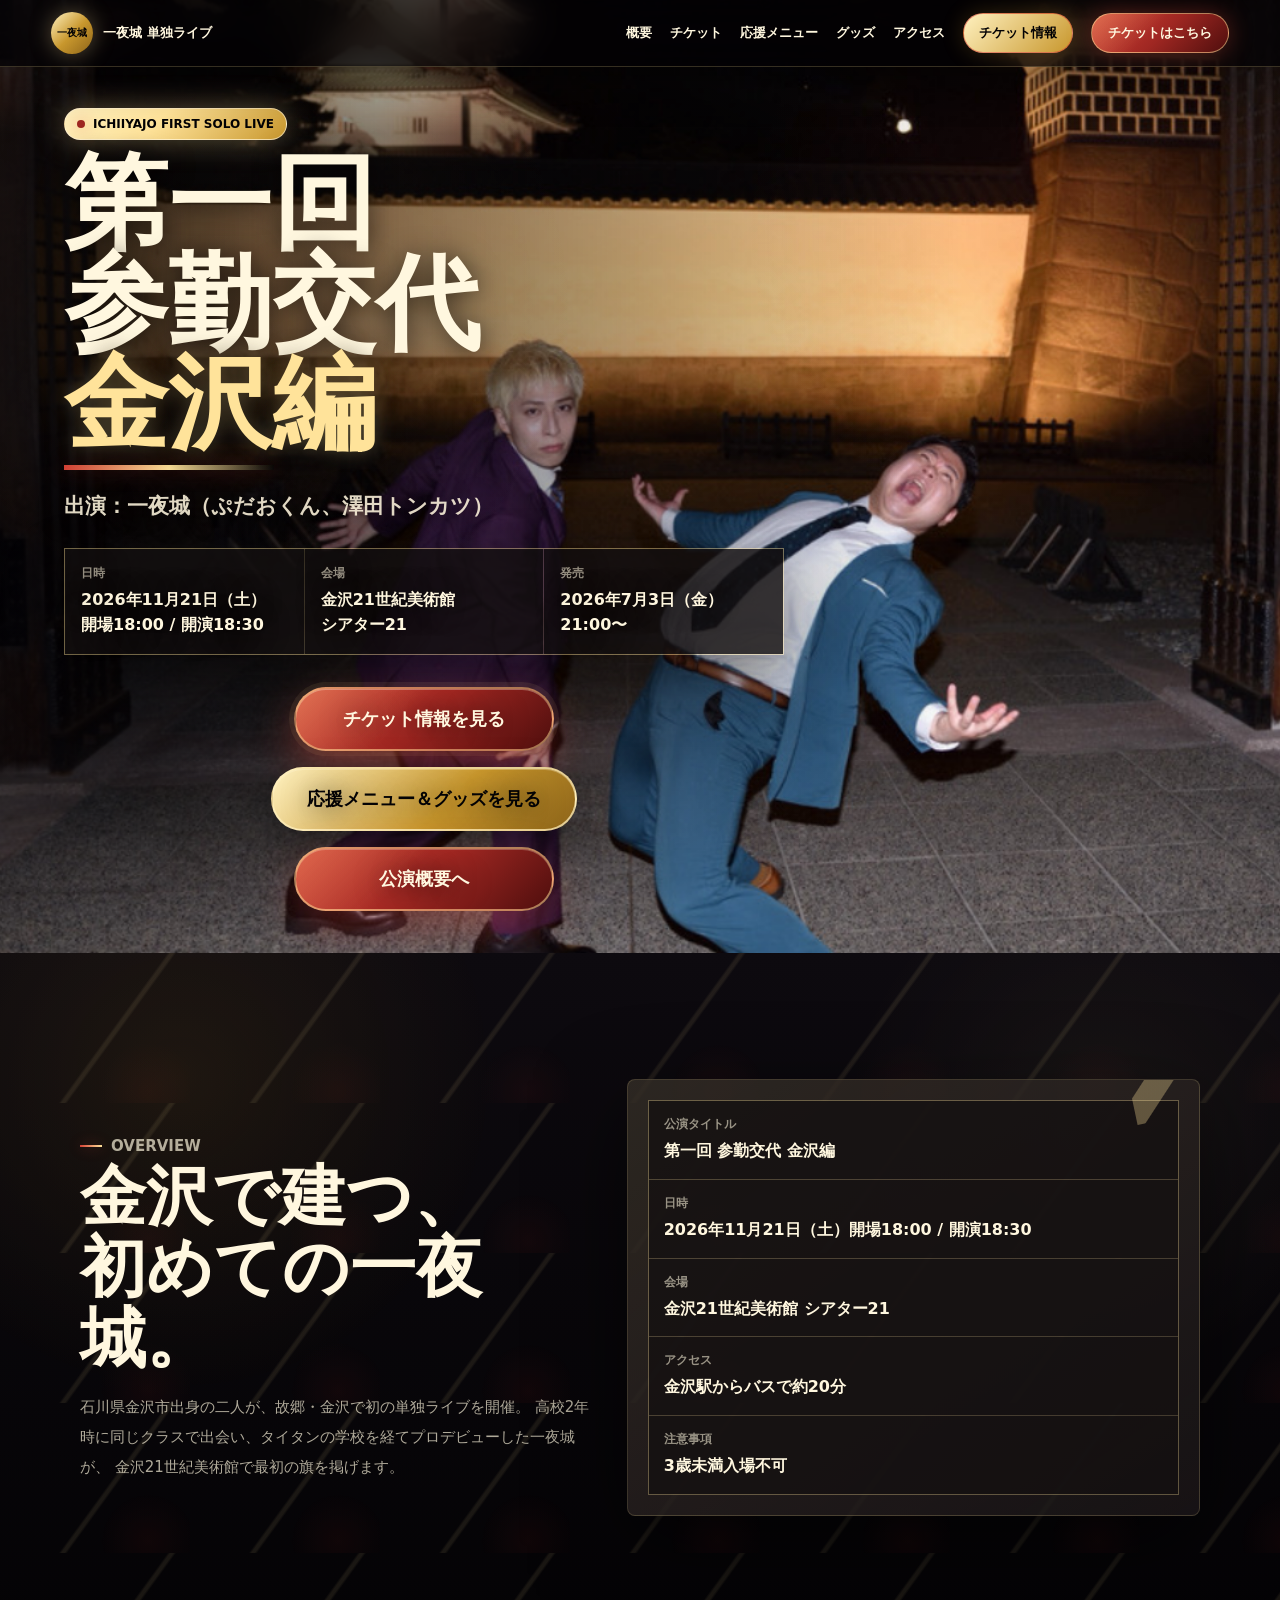
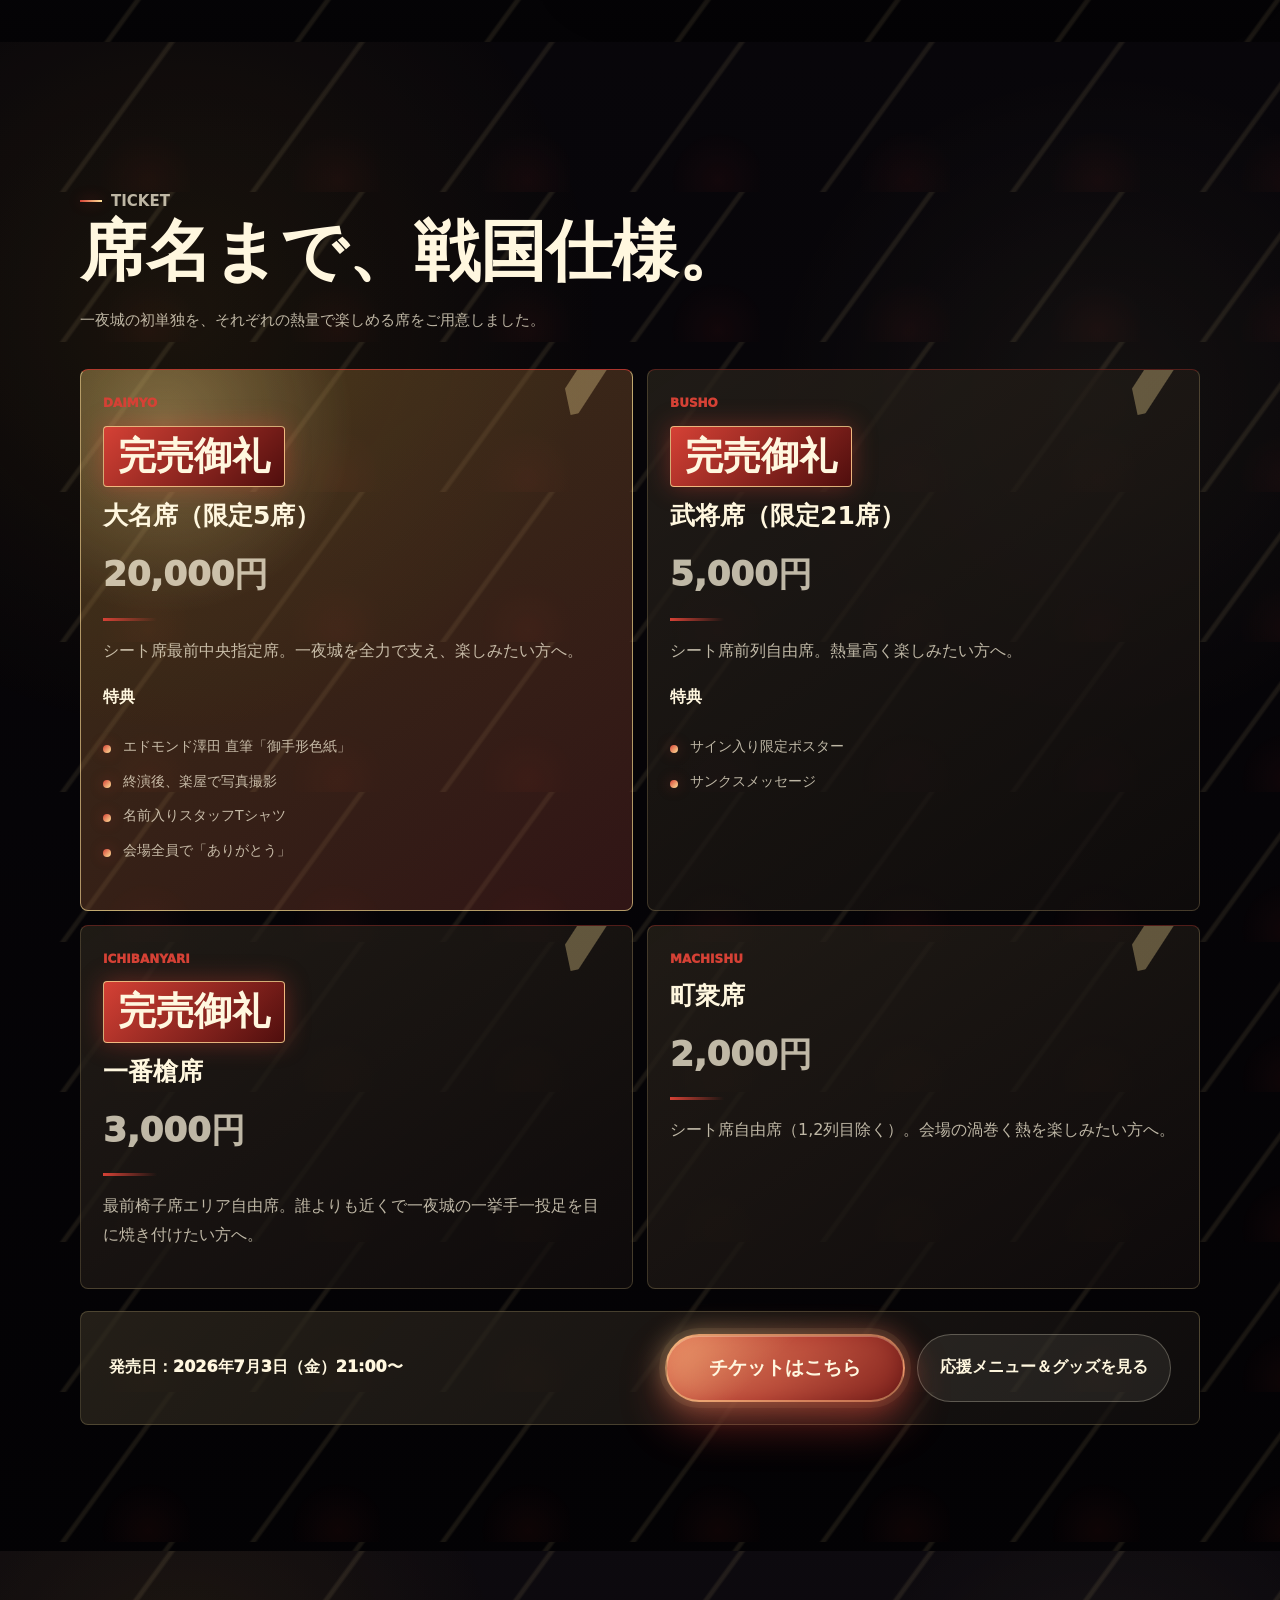
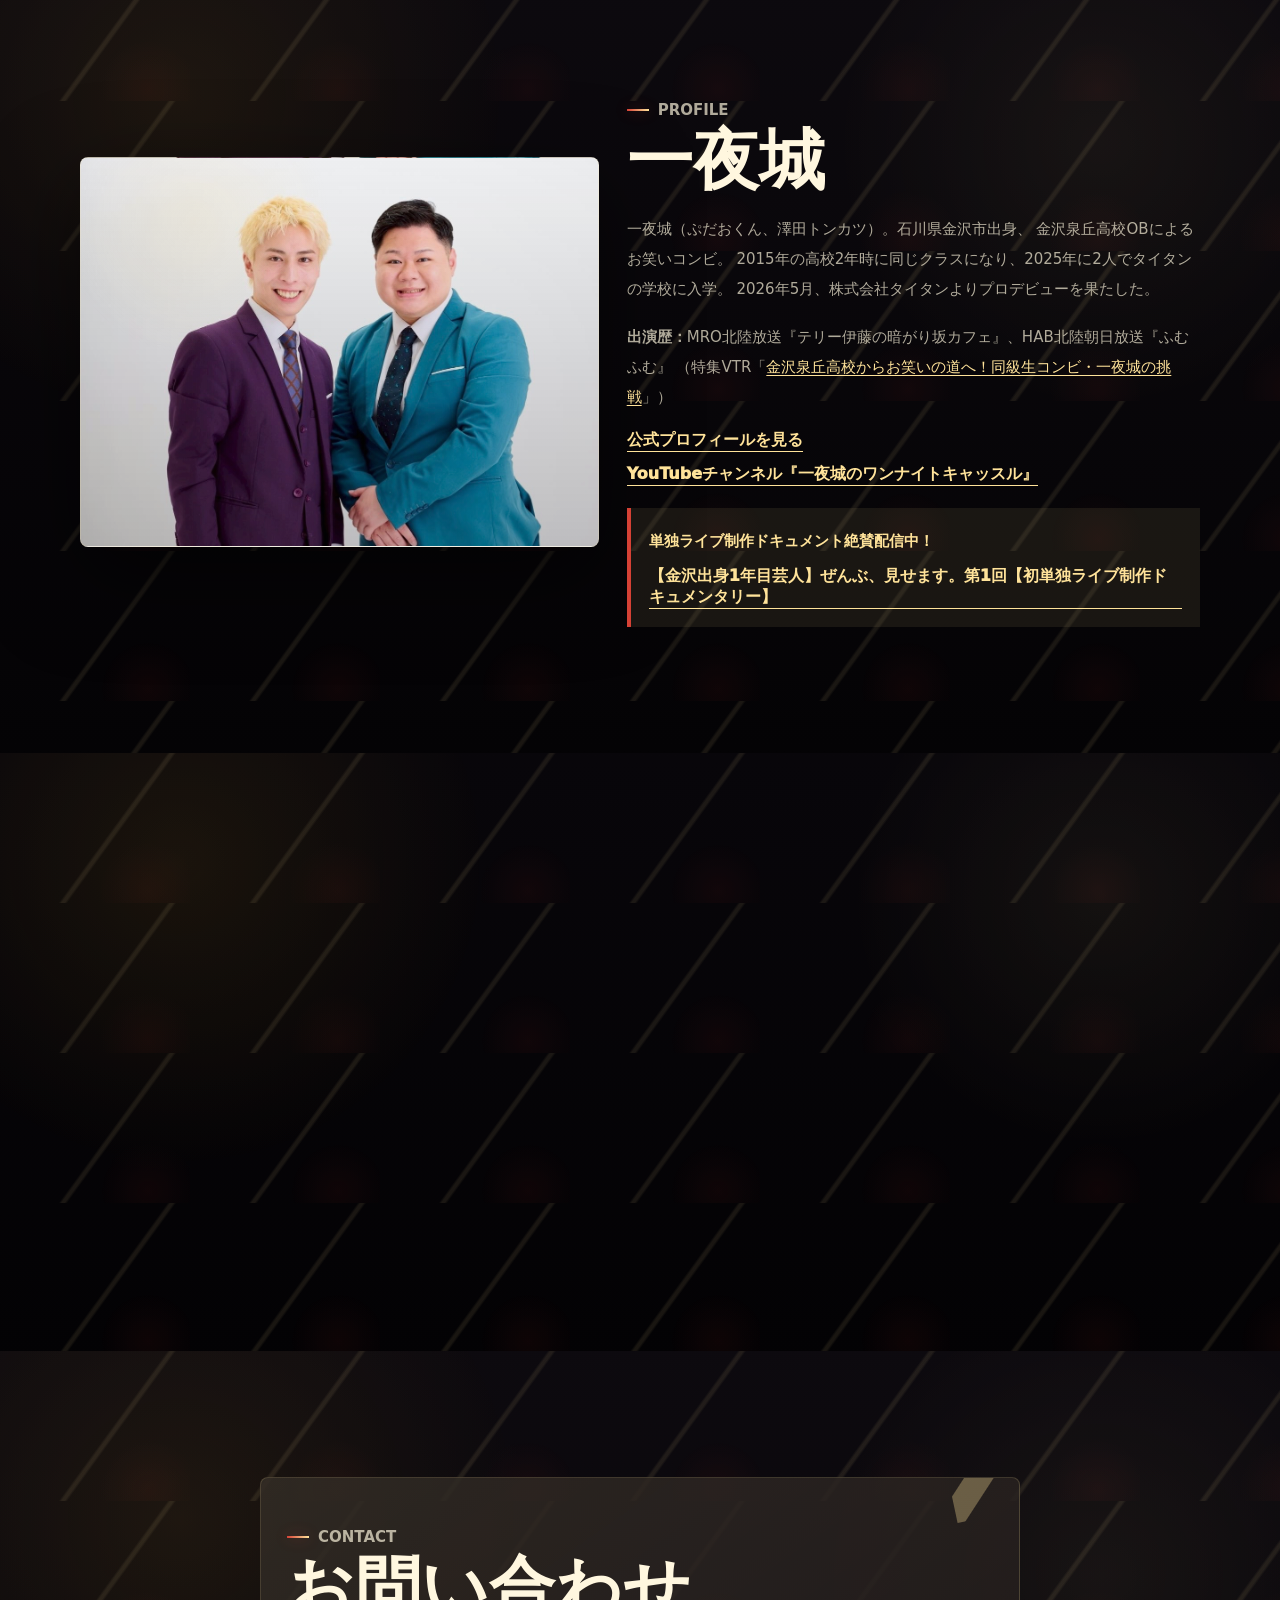
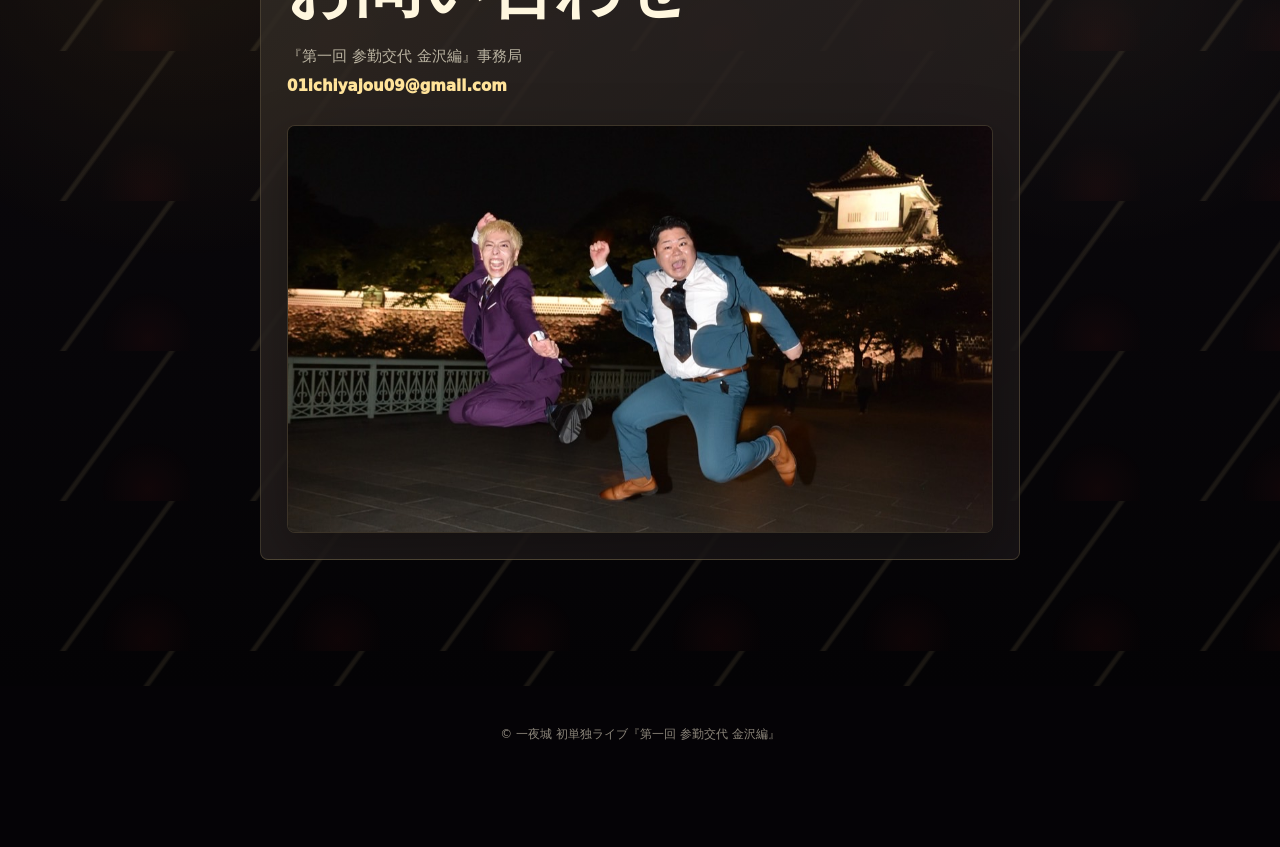
<file: index.html>
<!doctype html>
<html lang="ja">
  <head>
    <meta charset="utf-8" />
    <meta name="viewport" content="width=device-width, initial-scale=1" />
    <meta
      name="description"
      content="一夜城初の単独ライブ『第一回 参勤交代 金沢編』。2026年11月21日(土)、金沢21世紀美術館 シアター21にて開催。"
    />
    <title>一夜城 初単独ライブ『第一回 参勤交代 金沢編』</title>
    <link rel="preload" href="./hero-firstview-desktop.png" as="image" media="(min-width: 760px)" />
    <link rel="preload" href="./hero-firstview-smartphone.png" as="image" media="(max-width: 759px)" />
    <link rel="stylesheet" href="./style.css?v=mobile-reference-20261025" />
  </head>
  <body>
    <div class="gold-particles" aria-hidden="true"></div>

    <header class="site-header">
      <a class="brand" href="#top" aria-label="ページトップへ">
        <span class="brand-mark">一夜城</span>
        <span>一夜城 単独ライブ</span>
      </a>
      <nav class="nav" aria-label="ページ内ナビゲーション">
        <a href="#overview">概要</a>
        <a href="#ticket">チケット</a>
        <a href="./support-goods.html">応援メニュー</a>
        <a href="./support-goods.html">グッズ</a>
        <a href="#access">アクセス</a>
        <a class="nav-cta" href="#ticket">チケット情報</a>
        <a
          class="nav-ticket-buy"
          href="https://tiget.net/events/502515"
          target="_blank"
          rel="noreferrer"
        >
          チケットはこちら
        </a>
      </nav>
    </header>

    <main id="top">
      <section class="hero" aria-label="ファーストビュー">
        <!-- YouTubeティザー公開後は、下記の .video-layer 内に iframe を追加して背景動画化できます。 -->
        <div class="video-layer" aria-hidden="true"></div>
        <div class="hero-image" aria-hidden="true"></div>
        <div class="hero-shade" aria-hidden="true"></div>

        <div class="hero-content">
          <div class="hero-heading">
          <p class="eyebrow reveal reveal-delay-1">ICHIIYAJO FIRST SOLO LIVE</p>
          <h1 class="hero-title reveal reveal-delay-2">
            第一回<br />
            参勤交代<br />
            <span>金沢編</span>
          </h1>
          <p class="hero-performer reveal reveal-delay-3">出演：一夜城（ぷだおくん、澤田トンカツ）</p>
          </div>
          <dl class="hero-info reveal reveal-delay-3">
            <div>
              <dt>日時</dt>
              <dd>2026年11月21日（土）<br />開場18:00 / 開演18:30</dd>
            </div>
            <div>
              <dt>会場</dt>
              <dd>金沢21世紀美術館<br />シアター21</dd>
            </div>
            <div>
              <dt>発売</dt>
              <dd>2026年7月3日（金）21:00〜</dd>
            </div>
          </dl>
          <div class="hero-actions reveal reveal-delay-3">
            <a class="button button-primary hero-ticket-cta" href="#ticket">チケット情報を見る</a>
            <a class="button button-ghost hero-support-cta" href="./support-goods.html">応援メニュー＆グッズを見る</a>
            <a class="button button-ghost hero-overview-cta" href="#overview">公演概要へ</a>
          </div>
        </div>
      </section>

      <section id="overview" class="section section-light">
        <div class="section-inner two-column">
          <div class="section-copy reveal">
            <p class="section-kicker">Overview</p>
            <h2>金沢で建つ、<br />初めての一夜城。</h2>
            <p>
              石川県金沢市出身の二人が、故郷・金沢で初の単独ライブを開催。
              高校2年時に同じクラスで出会い、タイタンの学校を経てプロデビューした一夜城が、
              金沢21世紀美術館で最初の旗を掲げます。
            </p>
          </div>

          <div class="info-panel reveal">
            <dl class="detail-list">
              <div>
                <dt>公演タイトル</dt>
                <dd>第一回 参勤交代 金沢編</dd>
              </div>
              <div>
                <dt>日時</dt>
                <dd>2026年11月21日（土）開場18:00 / 開演18:30</dd>
              </div>
              <div>
                <dt>会場</dt>
                <dd>金沢21世紀美術館 シアター21</dd>
              </div>
              <div>
                <dt>アクセス</dt>
                <dd>金沢駅からバスで約20分</dd>
              </div>
              <div>
                <dt>注意事項</dt>
                <dd>3歳未満入場不可</dd>
              </div>
            </dl>
          </div>
        </div>
      </section>

      <section id="ticket" class="section section-dark">
        <div class="section-inner">
          <div class="section-heading reveal">
            <p class="section-kicker">Ticket</p>
            <h2>席名まで、戦国仕様。</h2>
            <p>
              一夜城の初単独を、それぞれの熱量で楽しめる席をご用意しました。
            </p>
          </div>

          <div class="ticket-grid">
            <article class="ticket-card ticket-card-premium reveal">
              <span class="ticket-label">DAIMYO</span>
              <p class="attention-badge">完売御礼</p>
              <h3>大名席（限定5席）</h3>
              <p class="ticket-price">20,000円</p>
              <p>シート席最前中央指定席。一夜城を全力で支え、楽しみたい方へ。</p>
              <p class="benefit-heading">特典</p>
              <ul class="benefit-list ticket-benefits">
                <li>エドモンド澤田 直筆「御手形色紙」</li>
                <li>終演後、楽屋で写真撮影</li>
                <li>名前入りスタッフTシャツ</li>
                <li>会場全員で「ありがとう」</li>
              </ul>
            </article>
            <article class="ticket-card reveal">
              <span class="ticket-label">BUSHO</span>
              <p class="attention-badge">完売御礼</p>
              <h3>武将席（限定21席）</h3>
              <p class="ticket-price">5,000円</p>
              <p>シート席前列自由席。熱量高く楽しみたい方へ。</p>
              <p class="benefit-heading">特典</p>
              <ul class="benefit-list ticket-benefits">
                <li>サイン入り限定ポスター</li>
                <li>サンクスメッセージ</li>
              </ul>
            </article>
            <article class="ticket-card reveal">
              <span class="ticket-label">ICHIBANYARI</span>
              <p class="attention-badge">完売御礼</p>
              <h3>一番槍席</h3>
              <p class="ticket-price">3,000円</p>
              <p>最前椅子席エリア自由席。誰よりも近くで一夜城の一挙手一投足を目に焼き付けたい方へ。</p>
            </article>
            <article class="ticket-card reveal">
              <span class="ticket-label">MACHISHU</span>
              <h3>町衆席</h3>
              <p class="ticket-price">2,000円</p>
              <p>シート席自由席（1,2列目除く）。会場の渦巻く熱を楽しみたい方へ。</p>
            </article>
          </div>

          <div class="ticket-cta reveal">
            <div>
              <p class="ticket-release">発売日：2026年7月3日（金）21:00〜</p>
            </div>
            <div class="ticket-cta-actions">
              <a
                class="button button-primary ticket-main-cta"
                href="https://tiget.net/events/502515"
                target="_blank"
                rel="noreferrer"
              >
                チケットはこちら
              </a>
              <a class="button button-ghost" href="./support-goods.html">応援メニュー＆グッズを見る</a>
            </div>
          </div>
        </div>
      </section>

      <section id="profile" class="section section-light">
        <div class="section-inner two-column">
          <div class="profile-photo reveal" aria-hidden="true"></div>
          <div class="section-copy reveal">
            <p class="section-kicker">Profile</p>
            <h2>一夜城</h2>
            <p>
              一夜城（ぷだおくん、澤田トンカツ）。石川県金沢市出身、
              金沢泉丘高校OBによるお笑いコンビ。
              2015年の高校2年時に同じクラスになり、2025年に2人でタイタンの学校に入学。
              2026年5月、株式会社タイタンよりプロデビューを果たした。
            </p>
            <p>
              <strong>出演歴：</strong>MRO北陸放送『テリー伊藤の暗がり坂カフェ』、HAB北陸朝日放送『ふむふむ』
              （特集VTR「<a class="inline-link" href="https://www.youtube.com/watch?si=LB3E0R4LbOU9cECM&amp;v=xF3KtLayqwk&amp;feature=youtu.be" target="_blank" rel="noreferrer">金沢泉丘高校からお笑いの道へ！同級生コンビ・一夜城の挑戦</a>」）
            </p>
            <a
              class="text-link"
              href="https://www.titan-net.co.jp/talent/ichiyajyo"
              target="_blank"
              rel="noreferrer"
            >
              公式プロフィールを見る
            </a>
            <a
              class="text-link"
              href="https://youtube.com/channel/UCaIAJxpdWHEiDrXgpeqGgpg?si=DgTY1SBEqbg_uQwG"
              target="_blank"
              rel="noreferrer"
            >
              YouTubeチャンネル『一夜城のワンナイトキャッスル』
            </a>
            <div class="documentary-callout">
              <p><strong>単独ライブ制作ドキュメント絶賛配信中！</strong></p>
              <a
                class="text-link"
                href="https://www.youtube.com/watch?si=2X4ParsTqcJIILtW&amp;v=kBLUoIZDd-Q&amp;feature=youtu.be"
                target="_blank"
                rel="noreferrer"
              >
                【金沢出身1年目芸人】ぜんぶ、見せます。第1回【初単独ライブ制作ドキュメンタリー】
              </a>
            </div>
          </div>
        </div>
      </section>

      <section id="access" class="section section-dark access-section">
        <div class="section-inner two-column">
          <div class="section-copy reveal">
            <p class="section-kicker">Access</p>
            <h2><span class="access-title-line">金沢21世紀美術館</span><br />シアター21</h2>
            <p>
              住所：石川県金沢市広坂1-2-1<br />
              金沢駅からバスで約20分
            </p>
            <a
              class="button button-gold access-map-cta"
              href="https://www.google.com/maps/search/?api=1&query=%E9%87%91%E6%B2%A221%E4%B8%96%E7%B4%80%E7%BE%8E%E8%A1%93%E9%A4%A8%20%E3%82%B7%E3%82%A2%E3%82%BF%E3%83%BC21"
              target="_blank"
              rel="noreferrer"
            >
              詳しくはこちら
            </a>
          </div>
        </div>
      </section>

      <section id="contact" class="section section-light contact-section">
        <div class="section-inner contact-box reveal">
          <p class="section-kicker">Contact</p>
          <h2>お問い合わせ</h2>
          <p>
            『第一回 参勤交代 金沢編』事務局<br />
            <a href="mailto:01ichiyajou09@gmail.com">01ichiyajou09@gmail.com</a>
          </p>
          <figure class="contact-photo">
            <img src="./contact-bottom-photo-current.jpg" alt="夜の金沢城を背景にジャンプする一夜城の二人" />
          </figure>
        </div>
      </section>
    </main>

    <a class="mobile-fixed-cta" href="#ticket">チケット情報を見る</a>

    <footer class="footer">
      <p>© 一夜城 初単独ライブ『第一回 参勤交代 金沢編』</p>
    </footer>

    <script src="./script.js"></script>
  </body>
</html>
</file>
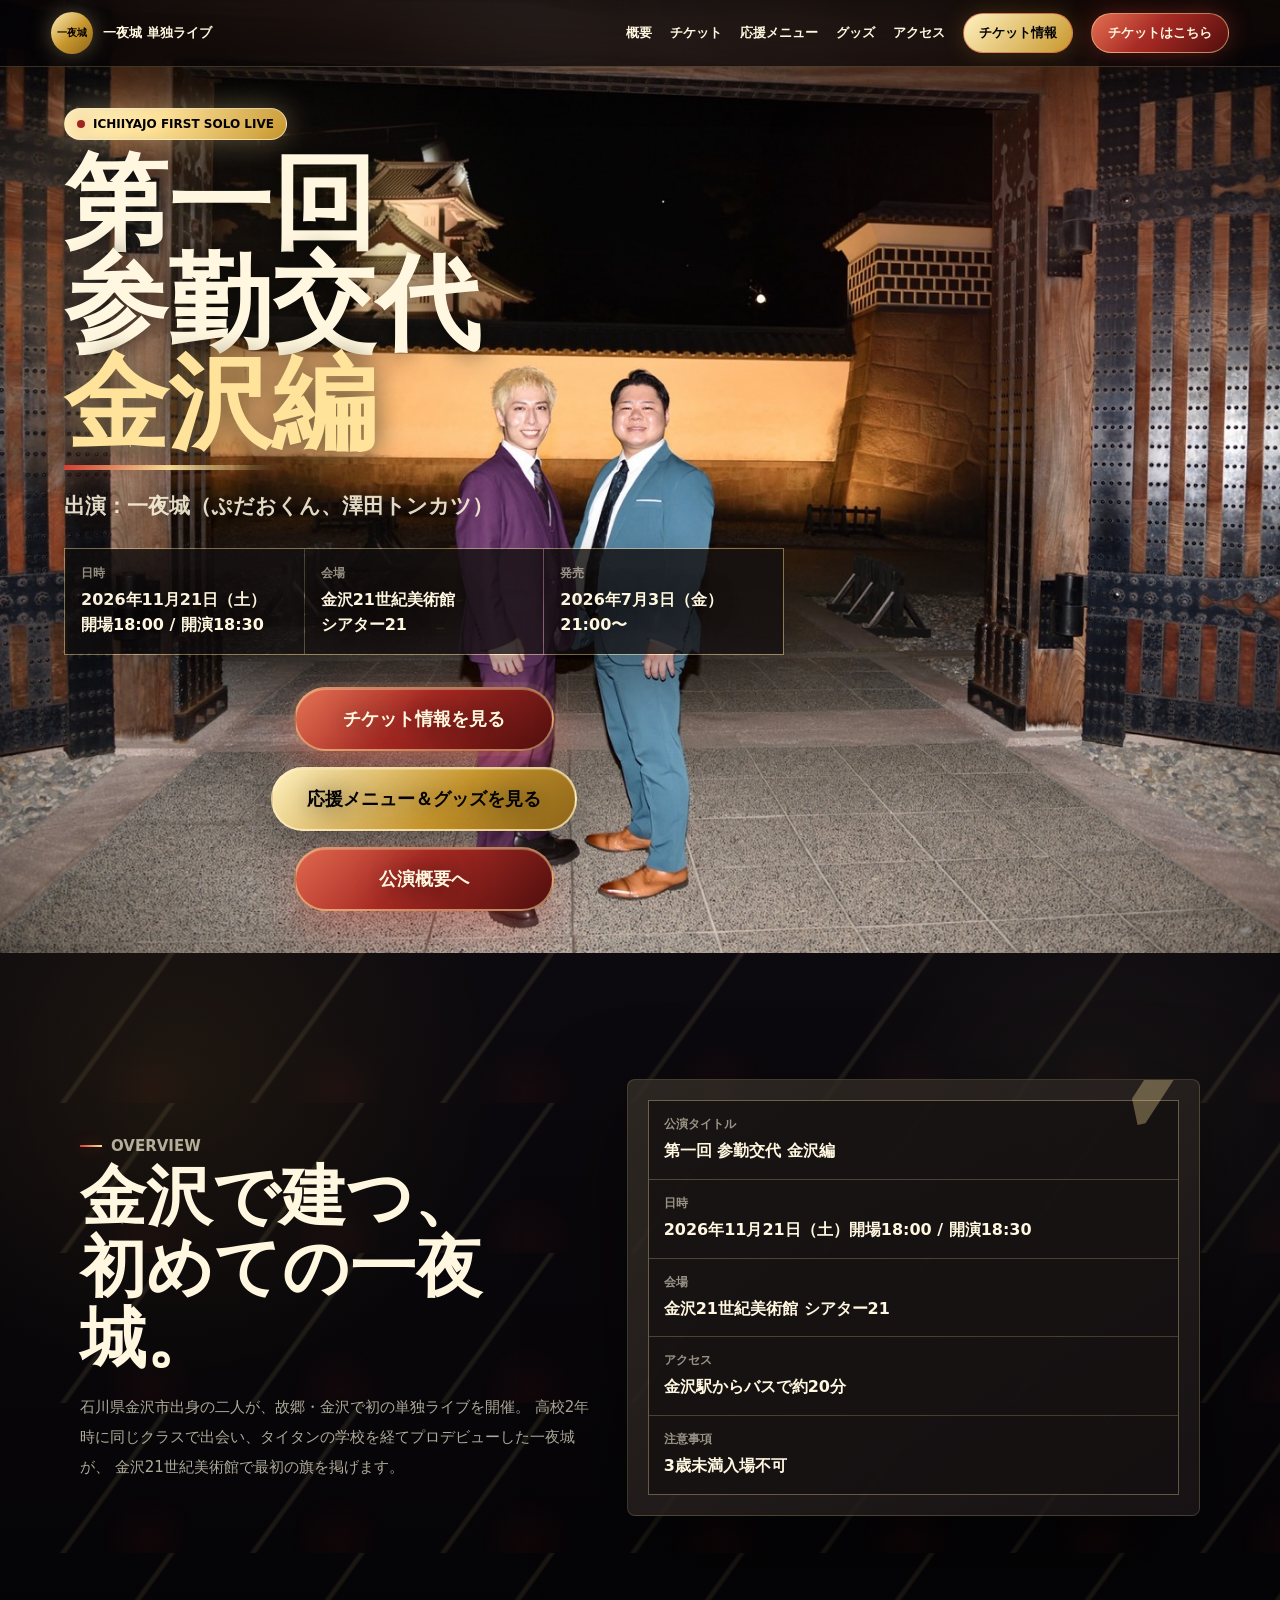
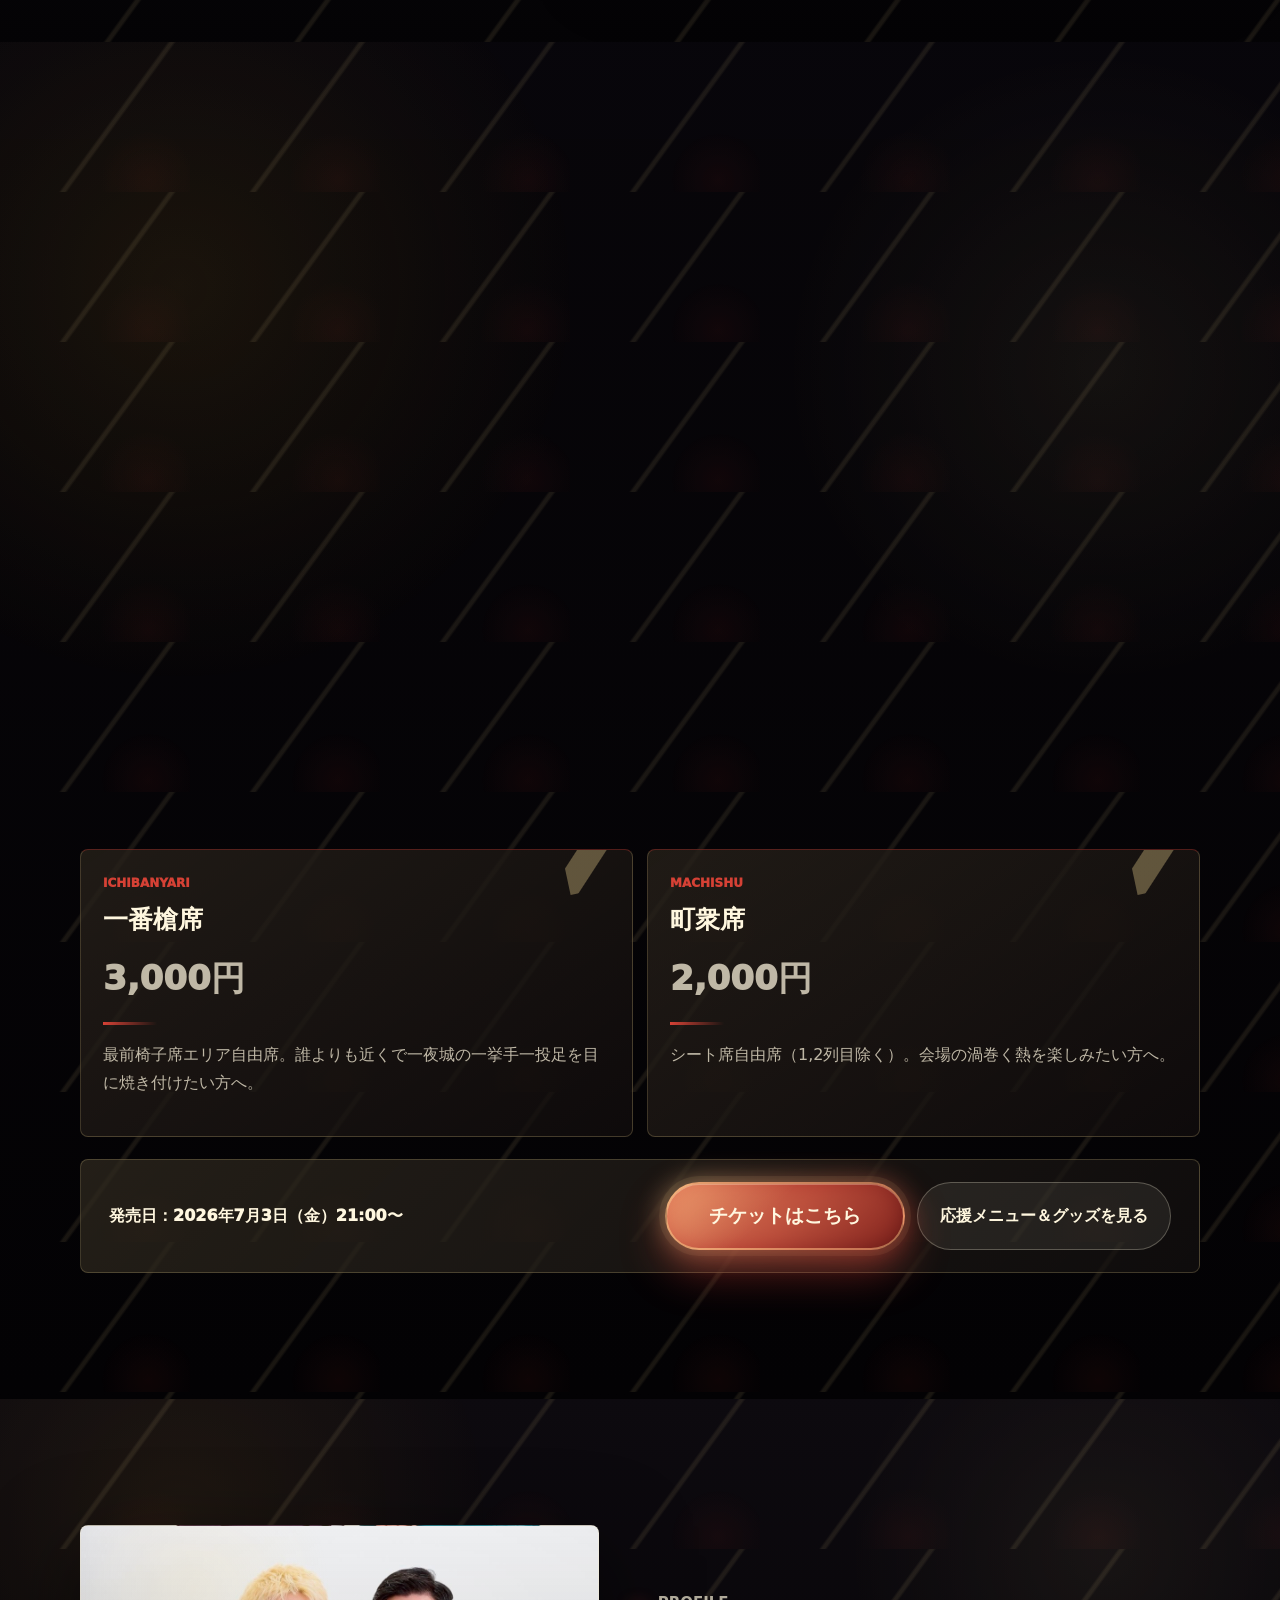
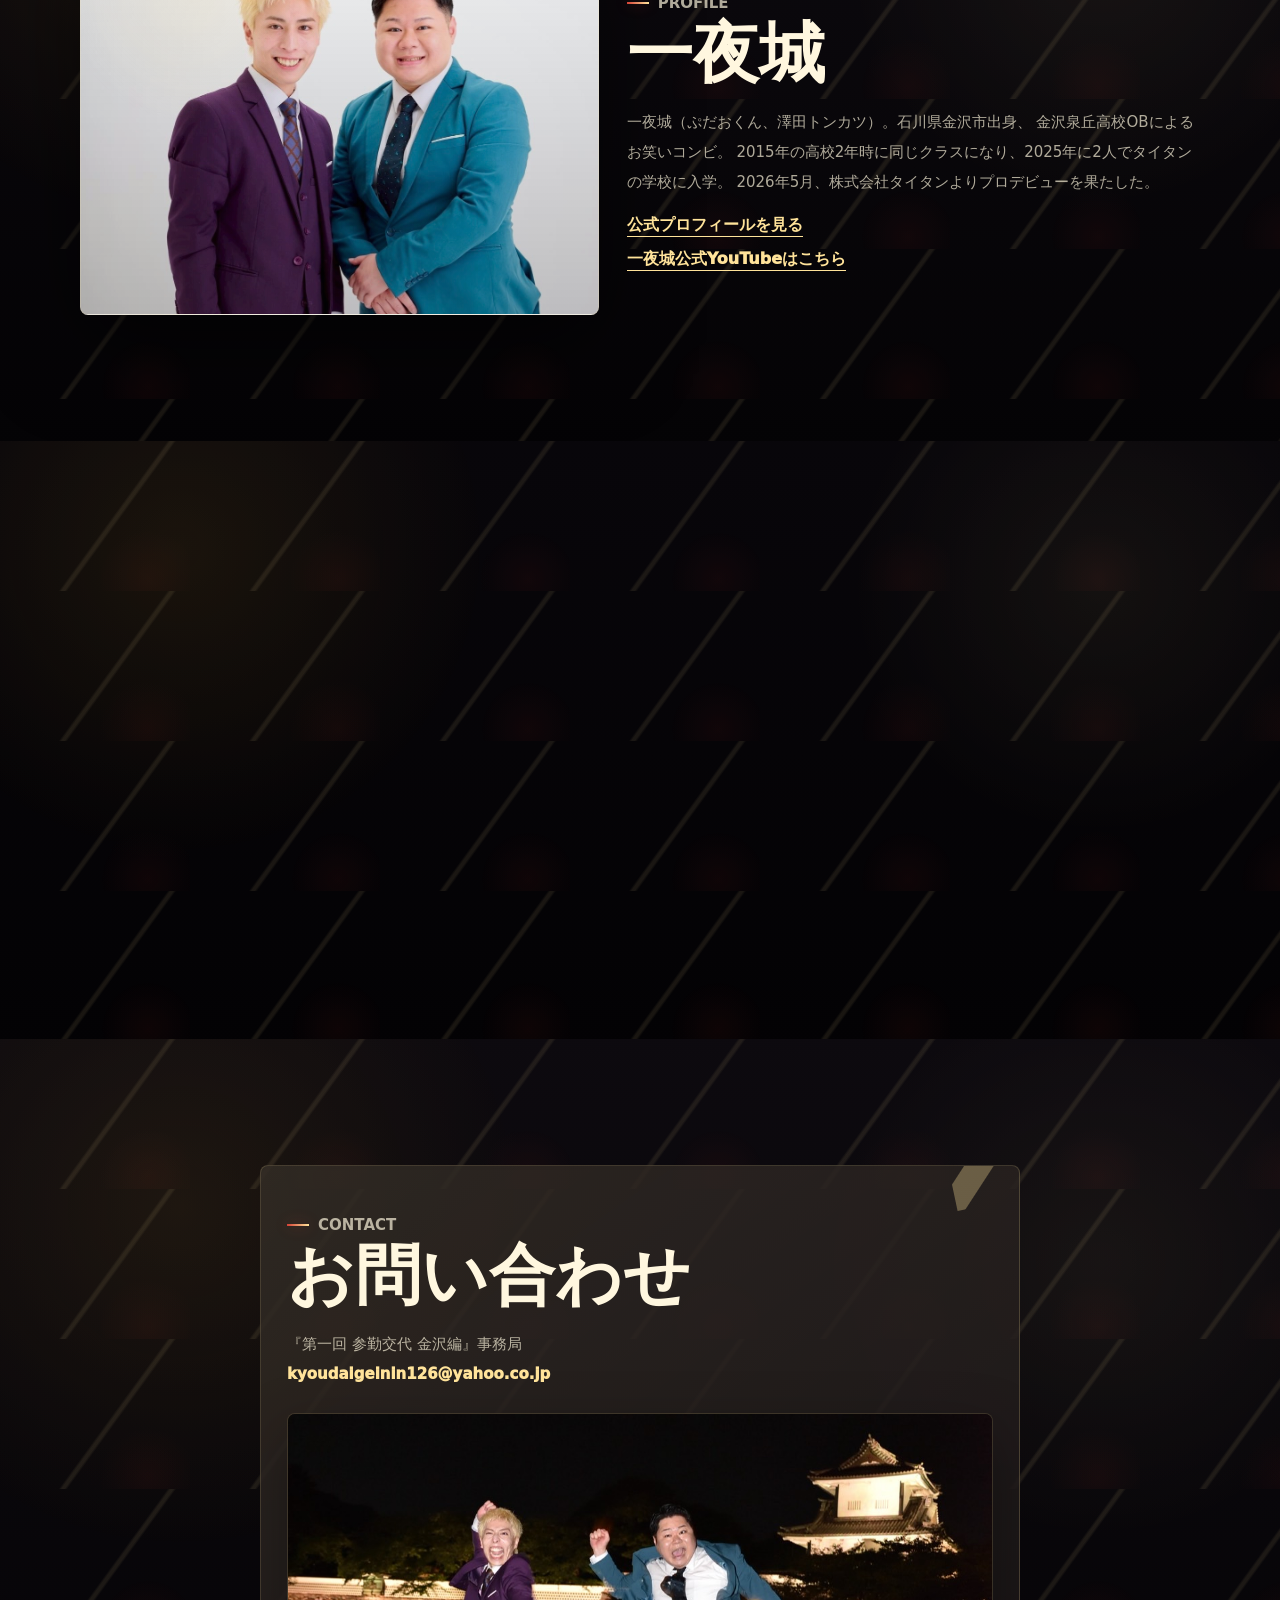
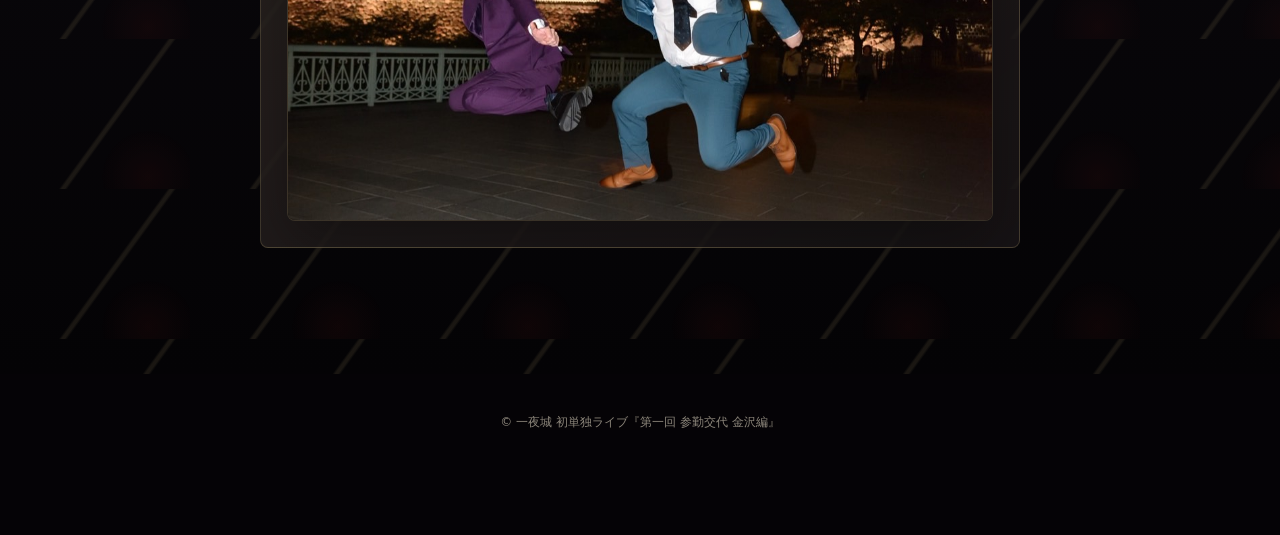
<file: ichiyajo-live-lp-complete-20260629 3/index.html>
<!doctype html>
<html lang="ja">
  <head>
    <meta charset="utf-8" />
    <meta name="viewport" content="width=device-width, initial-scale=1" />
    <meta
      name="description"
      content="一夜城初の単独ライブ『第一回 参勤交代 金沢編』。2026年11月21日(土)、金沢21世紀美術館 シアター21にて開催。"
    />
    <title>一夜城 初単独ライブ『第一回 参勤交代 金沢編』</title>
    <link rel="preload" href="./hero-firstview-final-current.jpg" as="image" />
    <link rel="preload" href="./hero-firstview-mobile-final2.png" as="image" media="(max-width: 759px)" />
    <link rel="stylesheet" href="./style.css?v=ticket-visual-img1526-20260629" />
  </head>
  <body>
    <div class="gold-particles" aria-hidden="true"></div>

    <header class="site-header">
      <a class="brand" href="#top" aria-label="ページトップへ">
        <span class="brand-mark">一夜城</span>
        <span>一夜城 単独ライブ</span>
      </a>
      <nav class="nav" aria-label="ページ内ナビゲーション">
        <a href="#overview">概要</a>
        <a href="#ticket">チケット</a>
        <a href="./support-goods.html">応援メニュー</a>
        <a href="./support-goods.html">グッズ</a>
        <a href="#access">アクセス</a>
        <a class="nav-cta" href="#ticket">チケット情報</a>
        <a
          class="nav-ticket-buy"
          href="https://tiget.net/events/502515"
          target="_blank"
          rel="noreferrer"
        >
          チケットはこちら
        </a>
      </nav>
    </header>

    <main id="top">
      <section class="hero" aria-label="ファーストビュー">
        <!-- YouTubeティザー公開後は、下記の .video-layer 内に iframe を追加して背景動画化できます。 -->
        <div class="video-layer" aria-hidden="true"></div>
        <div class="hero-image" aria-hidden="true"></div>
        <div class="hero-shade" aria-hidden="true"></div>

        <div class="hero-content">
          <p class="eyebrow reveal reveal-delay-1">ICHIIYAJO FIRST SOLO LIVE</p>
          <h1 class="hero-title reveal reveal-delay-2">
            第一回<br />
            参勤交代<br />
            <span>金沢編</span>
          </h1>
          <p class="hero-performer reveal reveal-delay-3">出演：一夜城（ぷだおくん、澤田トンカツ）</p>
          <dl class="hero-info reveal reveal-delay-3">
            <div>
              <dt>日時</dt>
              <dd>2026年11月21日（土）<br />開場18:00 / 開演18:30</dd>
            </div>
            <div>
              <dt>会場</dt>
              <dd>金沢21世紀美術館<br />シアター21</dd>
            </div>
            <div>
              <dt>発売</dt>
              <dd>2026年7月3日（金）21:00〜</dd>
            </div>
          </dl>
          <div class="hero-actions reveal reveal-delay-3">
            <a class="button button-primary hero-ticket-cta" href="#ticket">チケット情報を見る</a>
            <a class="button button-ghost hero-support-cta" href="./support-goods.html">応援メニュー＆グッズを見る</a>
            <a class="button button-ghost hero-overview-cta" href="#overview">公演概要へ</a>
          </div>
        </div>
      </section>

      <section id="overview" class="section section-light">
        <div class="section-inner two-column">
          <div class="section-copy reveal">
            <p class="section-kicker">Overview</p>
            <h2>金沢で建つ、<br />初めての一夜城。</h2>
            <p>
              石川県金沢市出身の二人が、故郷・金沢で初の単独ライブを開催。
              高校2年時に同じクラスで出会い、タイタンの学校を経てプロデビューした一夜城が、
              金沢21世紀美術館で最初の旗を掲げます。
            </p>
          </div>

          <div class="info-panel reveal">
            <dl class="detail-list">
              <div>
                <dt>公演タイトル</dt>
                <dd>第一回 参勤交代 金沢編</dd>
              </div>
              <div>
                <dt>日時</dt>
                <dd>2026年11月21日（土）開場18:00 / 開演18:30</dd>
              </div>
              <div>
                <dt>会場</dt>
                <dd>金沢21世紀美術館 シアター21</dd>
              </div>
              <div>
                <dt>アクセス</dt>
                <dd>金沢駅からバスで約20分</dd>
              </div>
              <div>
                <dt>注意事項</dt>
                <dd>3歳未満入場不可</dd>
              </div>
            </dl>
          </div>
        </div>
      </section>

      <section id="ticket" class="section section-dark">
        <div class="section-inner">
          <div class="section-heading reveal">
            <p class="section-kicker">Ticket</p>
            <h2>席名まで、戦国仕様。</h2>
            <p>
              一夜城の初単独を、それぞれの熱量で楽しめる席をご用意しました。
            </p>
          </div>

          <div class="ticket-grid">
            <article class="ticket-card ticket-card-premium reveal">
              <span class="ticket-label">DAIMYO</span>
              <h3>大名席（限定5席）</h3>
              <p class="ticket-price">20,000円</p>
              <p>シート席最前中央指定席。一夜城を全力で支え、楽しみたい方へ。</p>
              <p class="benefit-heading">特典</p>
              <ul class="benefit-list ticket-benefits">
                <li>エドモンド澤田 直筆「御手形色紙」</li>
                <li>終演後、楽屋で写真撮影</li>
                <li>名前入りスタッフTシャツ</li>
                <li>会場全員で「ありがとう」</li>
              </ul>
            </article>
            <article class="ticket-card reveal">
              <span class="ticket-label">BUSHO</span>
              <h3>武将席（限定21席）</h3>
              <p class="ticket-price">5,000円</p>
              <p>シート席前列自由席。熱量高く楽しみたい方へ。</p>
              <p class="benefit-heading">特典</p>
              <ul class="benefit-list ticket-benefits">
                <li>サイン入り限定ポスター</li>
                <li>サンクスメッセージ</li>
              </ul>
            </article>
            <article class="ticket-card reveal">
              <span class="ticket-label">ICHIBANYARI</span>
              <h3>一番槍席</h3>
              <p class="ticket-price">3,000円</p>
              <p>最前椅子席エリア自由席。誰よりも近くで一夜城の一挙手一投足を目に焼き付けたい方へ。</p>
            </article>
            <article class="ticket-card reveal">
              <span class="ticket-label">MACHISHU</span>
              <h3>町衆席</h3>
              <p class="ticket-price">2,000円</p>
              <p>シート席自由席（1,2列目除く）。会場の渦巻く熱を楽しみたい方へ。</p>
            </article>
          </div>

          <div class="ticket-cta reveal">
            <div>
              <p class="ticket-release">発売日：2026年7月3日（金）21:00〜</p>
            </div>
            <div class="ticket-cta-actions">
              <a
                class="button button-primary ticket-main-cta"
                href="https://tiget.net/events/502515"
                target="_blank"
                rel="noreferrer"
              >
                チケットはこちら
              </a>
              <a class="button button-ghost" href="./support-goods.html">応援メニュー＆グッズを見る</a>
            </div>
          </div>
        </div>
      </section>

      <section id="profile" class="section section-light">
        <div class="section-inner two-column">
          <div class="profile-photo reveal" aria-hidden="true"></div>
          <div class="section-copy reveal">
            <p class="section-kicker">Profile</p>
            <h2>一夜城</h2>
            <p>
              一夜城（ぷだおくん、澤田トンカツ）。石川県金沢市出身、
              金沢泉丘高校OBによるお笑いコンビ。
              2015年の高校2年時に同じクラスになり、2025年に2人でタイタンの学校に入学。
              2026年5月、株式会社タイタンよりプロデビューを果たした。
            </p>
            <a
              class="text-link"
              href="https://www.titan-net.co.jp/talent/ichiyajyo"
              target="_blank"
              rel="noreferrer"
            >
              公式プロフィールを見る
            </a>
            <a
              class="text-link"
              href="https://youtube.com/channel/UCaIAJxpdWHEiDrXgpeqGgpg?si=DgTY1SBEqbg_uQwG"
              target="_blank"
              rel="noreferrer"
            >
              一夜城公式YouTubeはこちら
            </a>
          </div>
        </div>
      </section>

      <section id="access" class="section section-dark access-section">
        <div class="section-inner two-column">
          <div class="section-copy reveal">
            <p class="section-kicker">Access</p>
            <h2><span class="access-title-line">金沢21世紀美術館</span><br />シアター21</h2>
            <p>
              住所：石川県金沢市広坂1-2-1<br />
              金沢駅からバスで約20分
            </p>
            <a
              class="button button-gold access-map-cta"
              href="https://www.google.com/maps/search/?api=1&query=%E9%87%91%E6%B2%A221%E4%B8%96%E7%B4%80%E7%BE%8E%E8%A1%93%E9%A4%A8%20%E3%82%B7%E3%82%A2%E3%82%BF%E3%83%BC21"
              target="_blank"
              rel="noreferrer"
            >
              詳しくはこちら
            </a>
          </div>
        </div>
      </section>

      <section id="contact" class="section section-light contact-section">
        <div class="section-inner contact-box reveal">
          <p class="section-kicker">Contact</p>
          <h2>お問い合わせ</h2>
          <p>
            『第一回 参勤交代 金沢編』事務局<br />
            <a href="mailto:kyoudaigeinin126@yahoo.co.jp">kyoudaigeinin126@yahoo.co.jp</a>
          </p>
          <figure class="contact-photo">
            <img src="./contact-bottom-photo-current.jpg" alt="夜の金沢城を背景にジャンプする一夜城の二人" />
          </figure>
        </div>
      </section>
    </main>

    <a class="mobile-fixed-cta" href="#ticket">チケット情報を見る</a>

    <footer class="footer">
      <p>© 一夜城 初単独ライブ『第一回 参勤交代 金沢編』</p>
    </footer>

    <script src="./script.js"></script>
  </body>
</html>
</file>
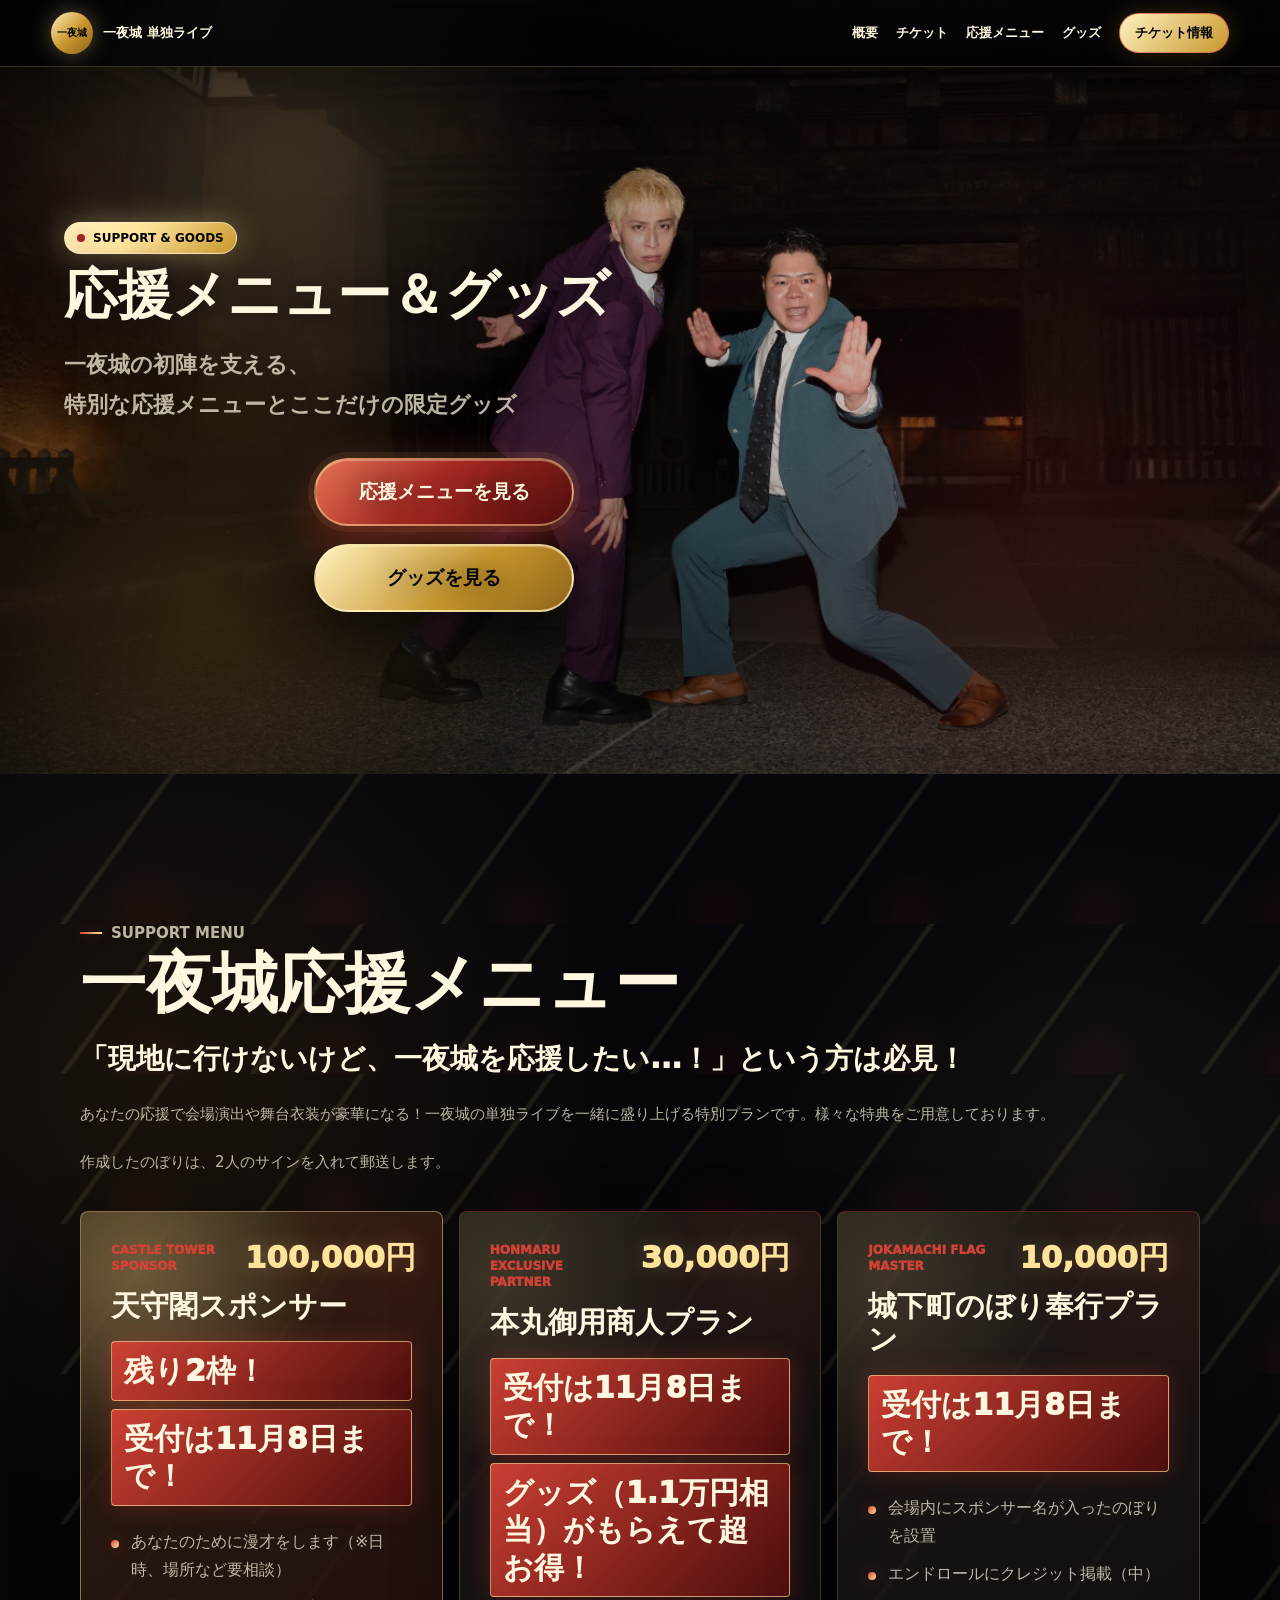
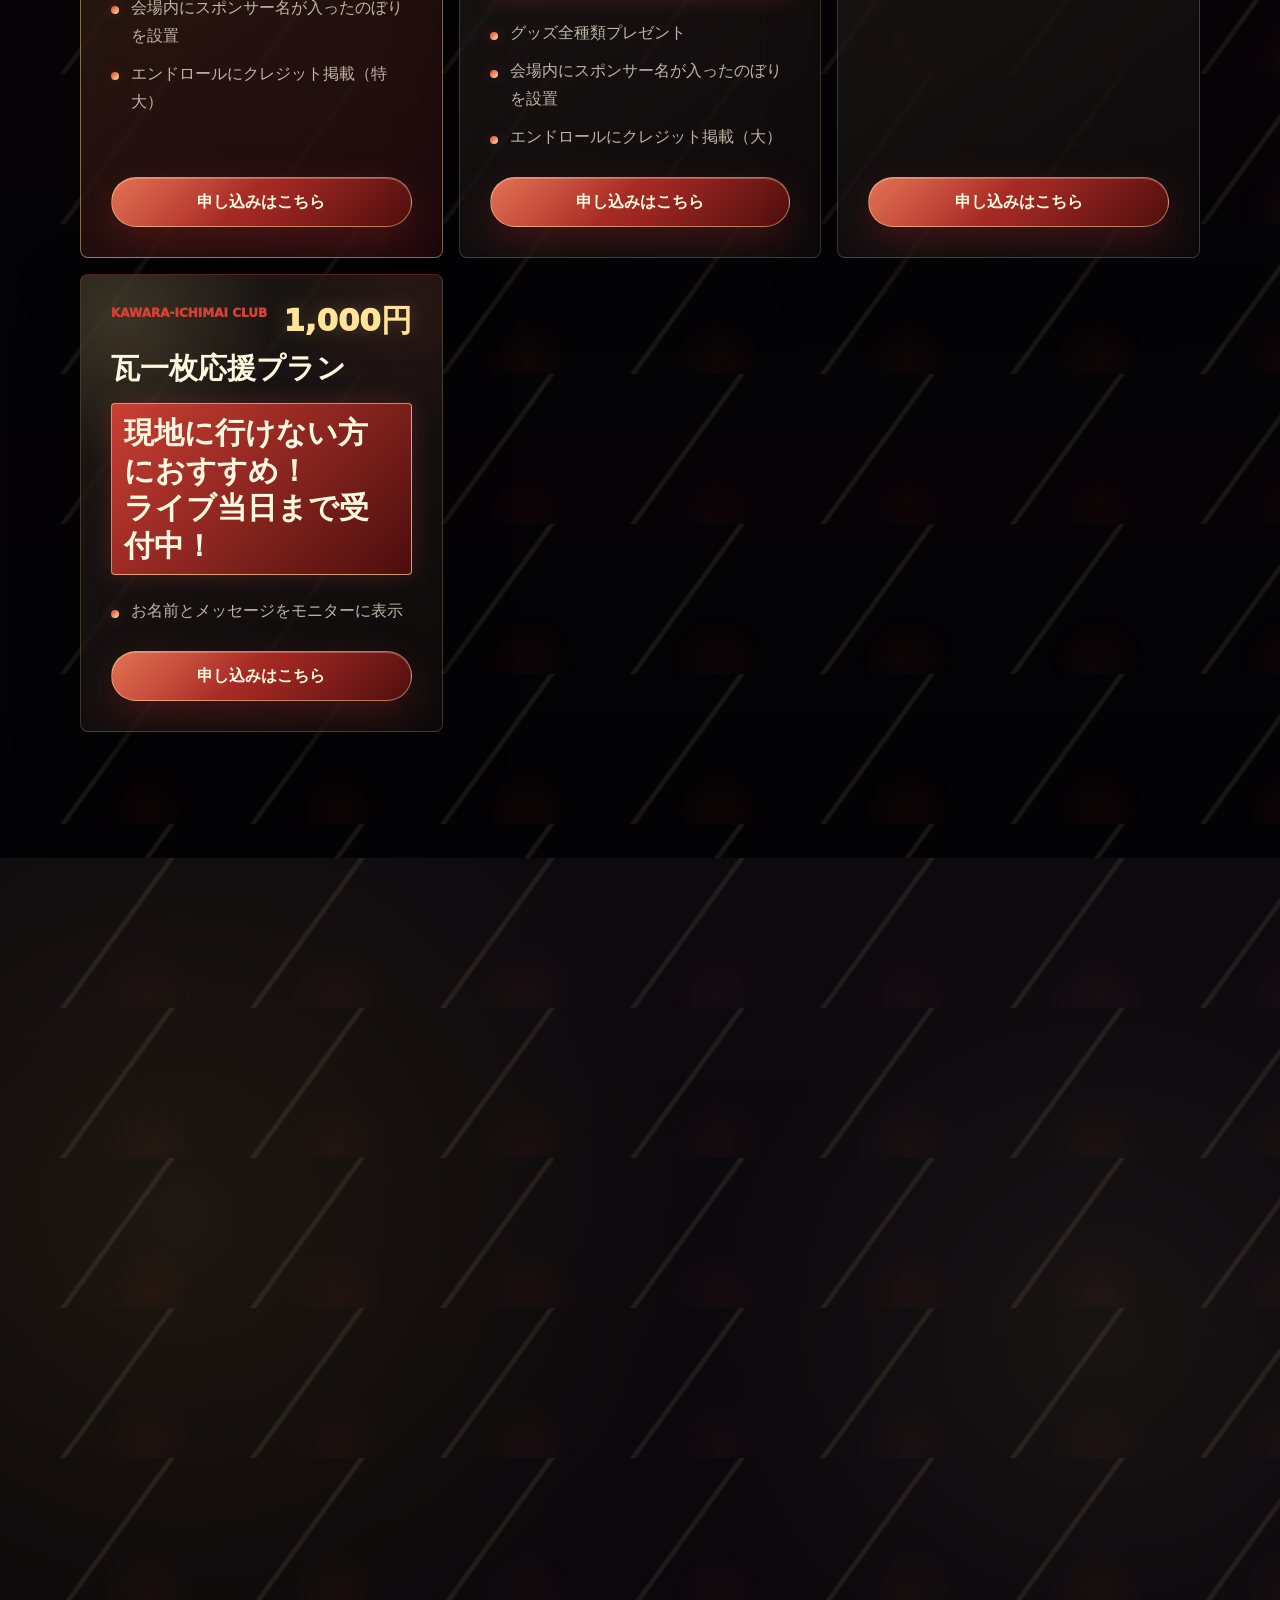
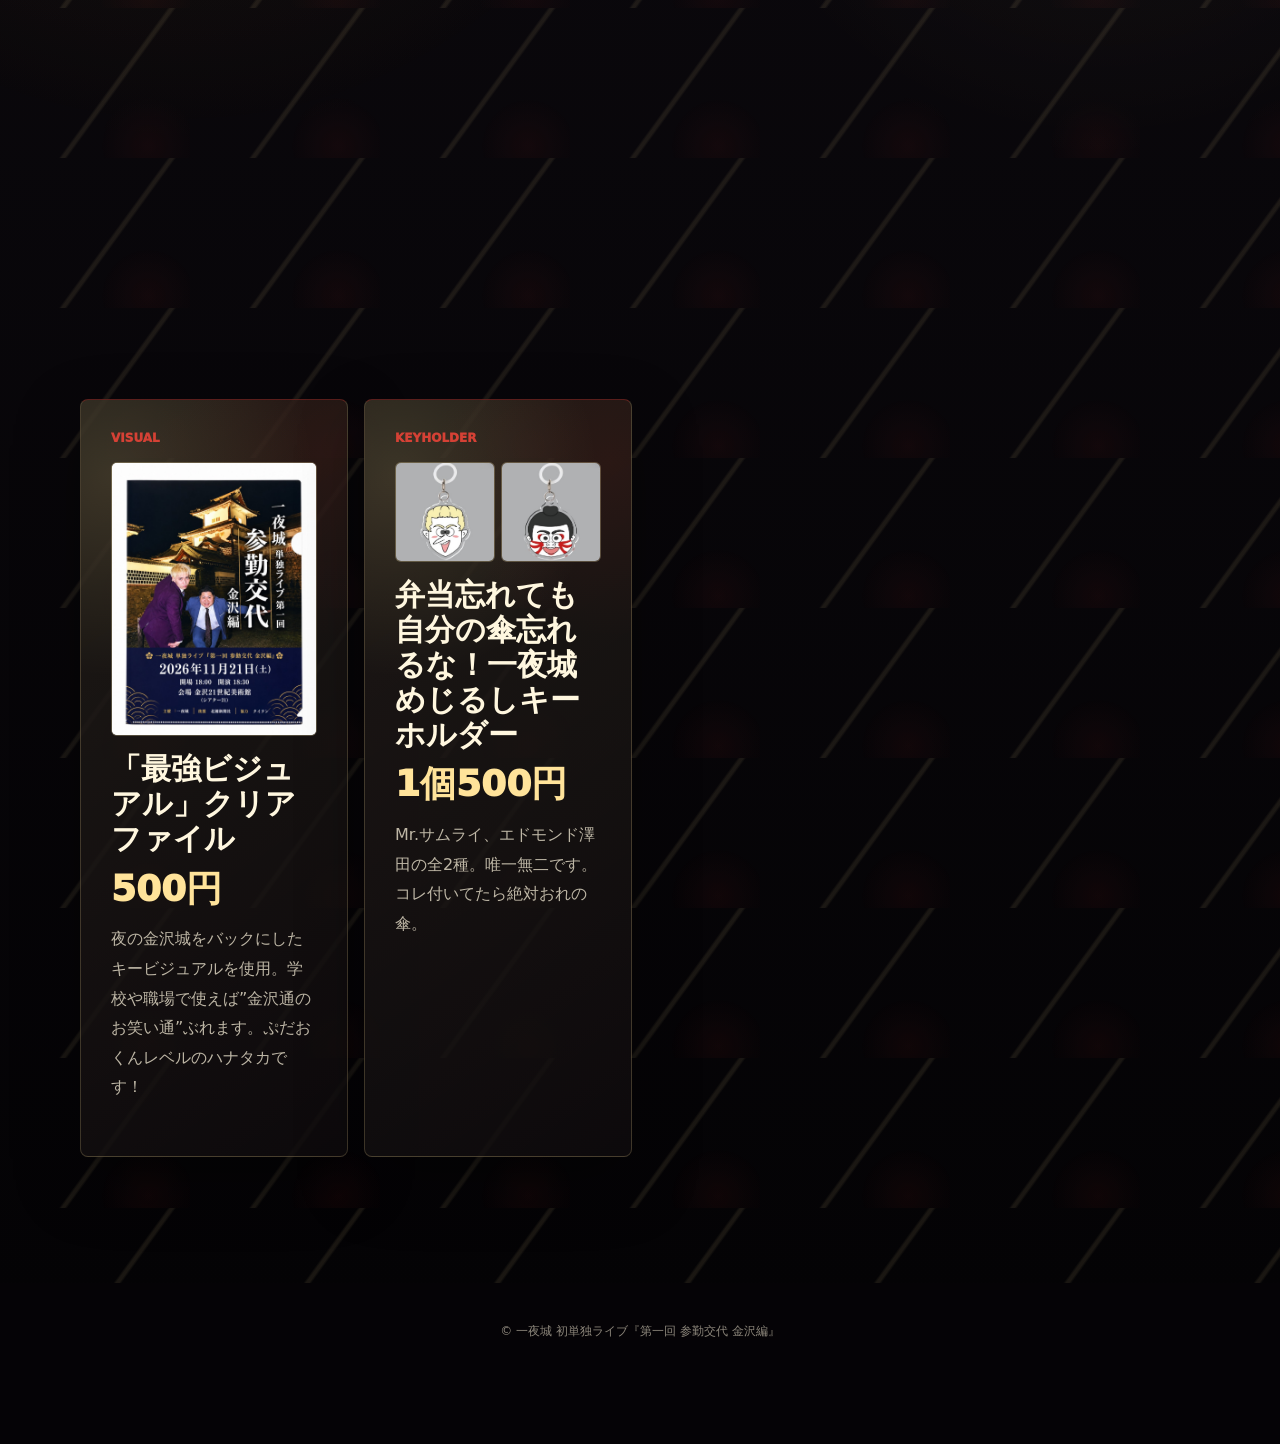
<file: support-goods.html>
<!doctype html>
<html lang="ja">
  <head>
    <meta charset="utf-8" />
    <meta name="viewport" content="width=device-width, initial-scale=1" />
    <meta
      name="description"
      content="一夜城初単独ライブ『第一回 参勤交代 金沢編』の応援メニュー＆グッズ情報。"
    />
    <title>応援メニュー＆グッズ | 一夜城 初単独ライブ</title>
    <link rel="preload" href="./support-hero-background-final.png" as="image" />
    <link rel="stylesheet" href="./style.css?v=badge-horizontal-20261025" />
  </head>
  <body class="support-page">
    <div class="gold-particles" aria-hidden="true"></div>

    <header class="site-header">
      <a class="brand" href="./index.html#top" aria-label="LPトップへ">
        <span class="brand-mark">一夜城</span>
        <span>一夜城 単独ライブ</span>
      </a>
      <nav class="nav" aria-label="ページ内ナビゲーション">
        <a href="./index.html#overview">概要</a>
        <a href="./index.html#ticket">チケット</a>
        <a href="#support-menu">応援メニュー</a>
        <a href="#goods">グッズ</a>
        <a class="nav-cta" href="./index.html#ticket">チケット情報</a>
      </nav>
    </header>

    <main id="top">
      <section class="support-hero" aria-label="応援メニュー＆グッズ ファーストビュー">
        <div class="support-hero-image" aria-hidden="true"></div>
        <div class="support-hero-shade" aria-hidden="true"></div>
        <div class="support-hero-content">
          <p class="eyebrow reveal reveal-delay-1">SUPPORT & GOODS</p>
          <h1 class="support-title reveal reveal-delay-2">応援メニュー＆グッズ</h1>
          <p class="support-lead reveal reveal-delay-3">
            一夜城の初陣を支える、<br />
            特別な応援メニューとここだけの限定グッズ
          </p>
          <figure class="support-hero-mobile-photo reveal reveal-delay-3">
            <img src="./support-hero-background-final.png" alt="夜の城門前で構える一夜城の二人" />
          </figure>
          <div class="hero-actions support-hero-actions reveal reveal-delay-3">
            <a class="button button-primary support-menu-cta" href="#support-menu">応援メニューを見る</a>
            <a class="button button-ghost support-goods-cta" href="#goods">グッズを見る</a>
          </div>
        </div>
      </section>

      <section id="support-menu" class="section section-dark">
        <div class="section-inner">
          <div class="section-heading reveal">
            <p class="section-kicker">Support Menu</p>
            <h2>一夜城応援メニュー</h2>
            <p class="support-intro-emphasis">
              「現地に行けないけど、一夜城を応援したい...！」という方は必見！
            </p>
            <p>
              あなたの応援で会場演出や舞台衣装が豪華になる！一夜城の単独ライブを一緒に盛り上げる特別プランです。様々な特典をご用意しております。
            </p>
            <p>
              作成したのぼりは、2人のサインを入れて郵送します。
            </p>
          </div>

          <div class="support-plan-grid">
            <article class="support-card support-card-premium reveal">
              <div class="card-topline">
                <span class="ticket-label">CASTLE TOWER SPONSOR</span>
                <p class="support-price">100,000円</p>
              </div>
              <h3>天守閣スポンサー</h3>
              <div class="plan-alerts">
                <p>残り2枠！</p>
                <p>受付は11月8日まで！</p>
              </div>
              <ul class="benefit-list">
                <li>あなたのために漫才をします（※日時、場所など要相談）</li>
                <li>会場内にスポンサー名が入ったのぼりを設置</li>
                <li>エンドロールにクレジット掲載（特大）</li>
              </ul>
              <!-- TODO: 申し込みフォームURLが決まり次第、hrefを差し替えてください。 -->
              <a class="button button-primary" href="https://forms.gle/hPyaxXaZreacryjY8">申し込みはこちら</a>
            </article>

            <article class="support-card reveal">
              <div class="card-topline">
                <span class="ticket-label">HONMARU EXCLUSIVE PARTNER</span>
                <p class="support-price">30,000円</p>
              </div>
              <h3>本丸御用商人プラン</h3>
              <div class="plan-alerts">
                <p>受付は11月8日まで！</p>
                <p>グッズ（1.1万円相当）がもらえて超お得！</p>
              </div>
              <ul class="benefit-list">
                <li>グッズ全種類プレゼント</li>
                <li>会場内にスポンサー名が入ったのぼりを設置</li>
                <li>エンドロールにクレジット掲載（大）</li>
              </ul>
              <!-- TODO: 申し込みフォームURLが決まり次第、hrefを差し替えてください。 -->
              <a class="button button-primary" href="https://forms.gle/hPyaxXaZreacryjY8">申し込みはこちら</a>
            </article>

            <article class="support-card reveal">
              <div class="card-topline">
                <span class="ticket-label">JOKAMACHI FLAG MASTER</span>
                <p class="support-price">10,000円</p>
              </div>
              <h3>城下町のぼり奉行プラン</h3>
              <div class="plan-alerts">
                <p>受付は11月8日まで！</p>
              </div>
              <ul class="benefit-list">
                <li>会場内にスポンサー名が入ったのぼりを設置</li>
                <li>エンドロールにクレジット掲載（中）</li>
              </ul>
              <!-- TODO: 申し込みフォームURLが決まり次第、hrefを差し替えてください。 -->
              <a class="button button-primary" href="https://forms.gle/hPyaxXaZreacryjY8">申し込みはこちら</a>
            </article>

            <article class="support-card reveal">
              <div class="card-topline">
                <span class="ticket-label">KAWARA-ICHIMAI CLUB</span>
                <p class="support-price">1,000円</p>
              </div>
              <h3>瓦一枚応援プラン</h3>
              <div class="plan-alerts">
                <p>現地に行けない方におすすめ！<br />ライブ当日まで受付中！</p>
              </div>
              <ul class="benefit-list">
                <li>お名前とメッセージをモニターに表示</li>
              </ul>
              <!-- TODO: 申し込みフォームURLが決まり次第、hrefを差し替えてください。 -->
              <a class="button button-primary" href="https://forms.gle/hPyaxXaZreacryjY8">申し込みはこちら</a>
            </article>
          </div>
        </div>
      </section>

      <section id="goods" class="section section-light">
        <div class="section-inner">
          <div class="goods-heading-layout reveal">
            <div class="section-heading">
              <p class="section-kicker">Goods</p>
              <h2>グッズ（物販）<br />ラインナップ</h2>
              <p>
                「実用性」と「一夜城らしさ」を両立させた、完売必須のアイテム群。
              </p>
              <p class="goods-note">
                ※グッズは状況により変更する場合がございます。
              </p>
            </div>
          </div>

          <div class="goods-grid">
            <article class="goods-card goods-card-featured reveal">
              <span class="ticket-label">TOWEL</span>
              <figure class="goods-photo goods-photo-wide"><img src="./goods-genzoiya-towel.jpg" alt="紫地に黄色で「げんぞいや」と書かれたタオル" /></figure>
              <h3>「げんぞいや」タオル</h3>
              <p class="goods-price">2,000円</p>
              <p class="attention-badge">超絶おすすめ！</p>
              <p class="goods-essential">必須アイテム！</p>
              <p>一夜城と一緒に、そして会場にいるキャスラー（お客さん）と一緒に「げんぞいや」を叫ぼう！</p>
            </article>

            <article class="goods-card reveal">
              <span class="ticket-label">WEAR</span>
              <figure class="goods-photo"><img src="./goods-pudadi-trainer.jpg" alt="PUDADIトレーナー（復刻版）の着用イメージ" /></figure>
              <h3>PUDADIトレーナー（復刻版）</h3>
              <p class="goods-price">4,000円</p>
              <p>5年ぶりの再販。L・XLのオーバーサイズ展開。限定30着。L20着、XL10着。</p>
            </article>

            <article class="goods-card reveal">
              <span class="ticket-label">BAG</span>
              <figure class="goods-photo"><img src="./goods-tonkatsu-tote.jpg" alt="TONKATSUトート" /></figure>
              <h3>TONKATSUトート</h3>
              <p class="goods-price">3,000円</p>
              <p>澤田トンカツ考案の実用性の高いトートバック。イラストを担当したのは、タイタンの同期であり、プロの漫画家として活動するドブリン！さん。かわいすぎるぅ！</p>
            </article>

            <article class="goods-card reveal">
              <span class="ticket-label">VISUAL</span>
              <figure class="goods-photo goods-photo-contain"><img src="./goods-clear-file.jpg" alt="「最強ビジュアル」クリアファイル" /></figure>
              <h3>「最強ビジュアル」クリアファイル</h3>
              <p class="goods-price">500円</p>
              <p>夜の金沢城をバックにしたキービジュアルを使用。学校や職場で使えば”金沢通のお笑い通”ぶれます。ぷだおくんレベルのハナタカです！</p>
            </article>

            <article class="goods-card reveal">
              <span class="ticket-label">KEYHOLDER</span>
              <div class="goods-photo-pair">
                <figure class="goods-photo"><img src="./goods-keyholder-pudao.jpg" alt="Mr.サムライのめじるしキーホルダー" /></figure>
                <figure class="goods-photo"><img src="./goods-keyholder-sawada.jpg" alt="エドモンド澤田のめじるしキーホルダー" /></figure>
              </div>
              <h3>弁当忘れても自分の傘忘れるな！一夜城めじるしキーホルダー</h3>
              <p class="goods-price">1個500円</p>
              <p>Mr.サムライ、エドモンド澤田の全2種。唯一無二です。コレ付いてたら絶対おれの傘。</p>
            </article>
          </div>
        </div>
      </section>
    </main>

    <a class="mobile-fixed-cta" href="#support-menu">応援メニューを見る</a>

    <footer class="footer">
      <p>© 一夜城 初単独ライブ『第一回 参勤交代 金沢編』</p>
    </footer>

    <script src="./script.js"></script>
  </body>
</html>
</file>
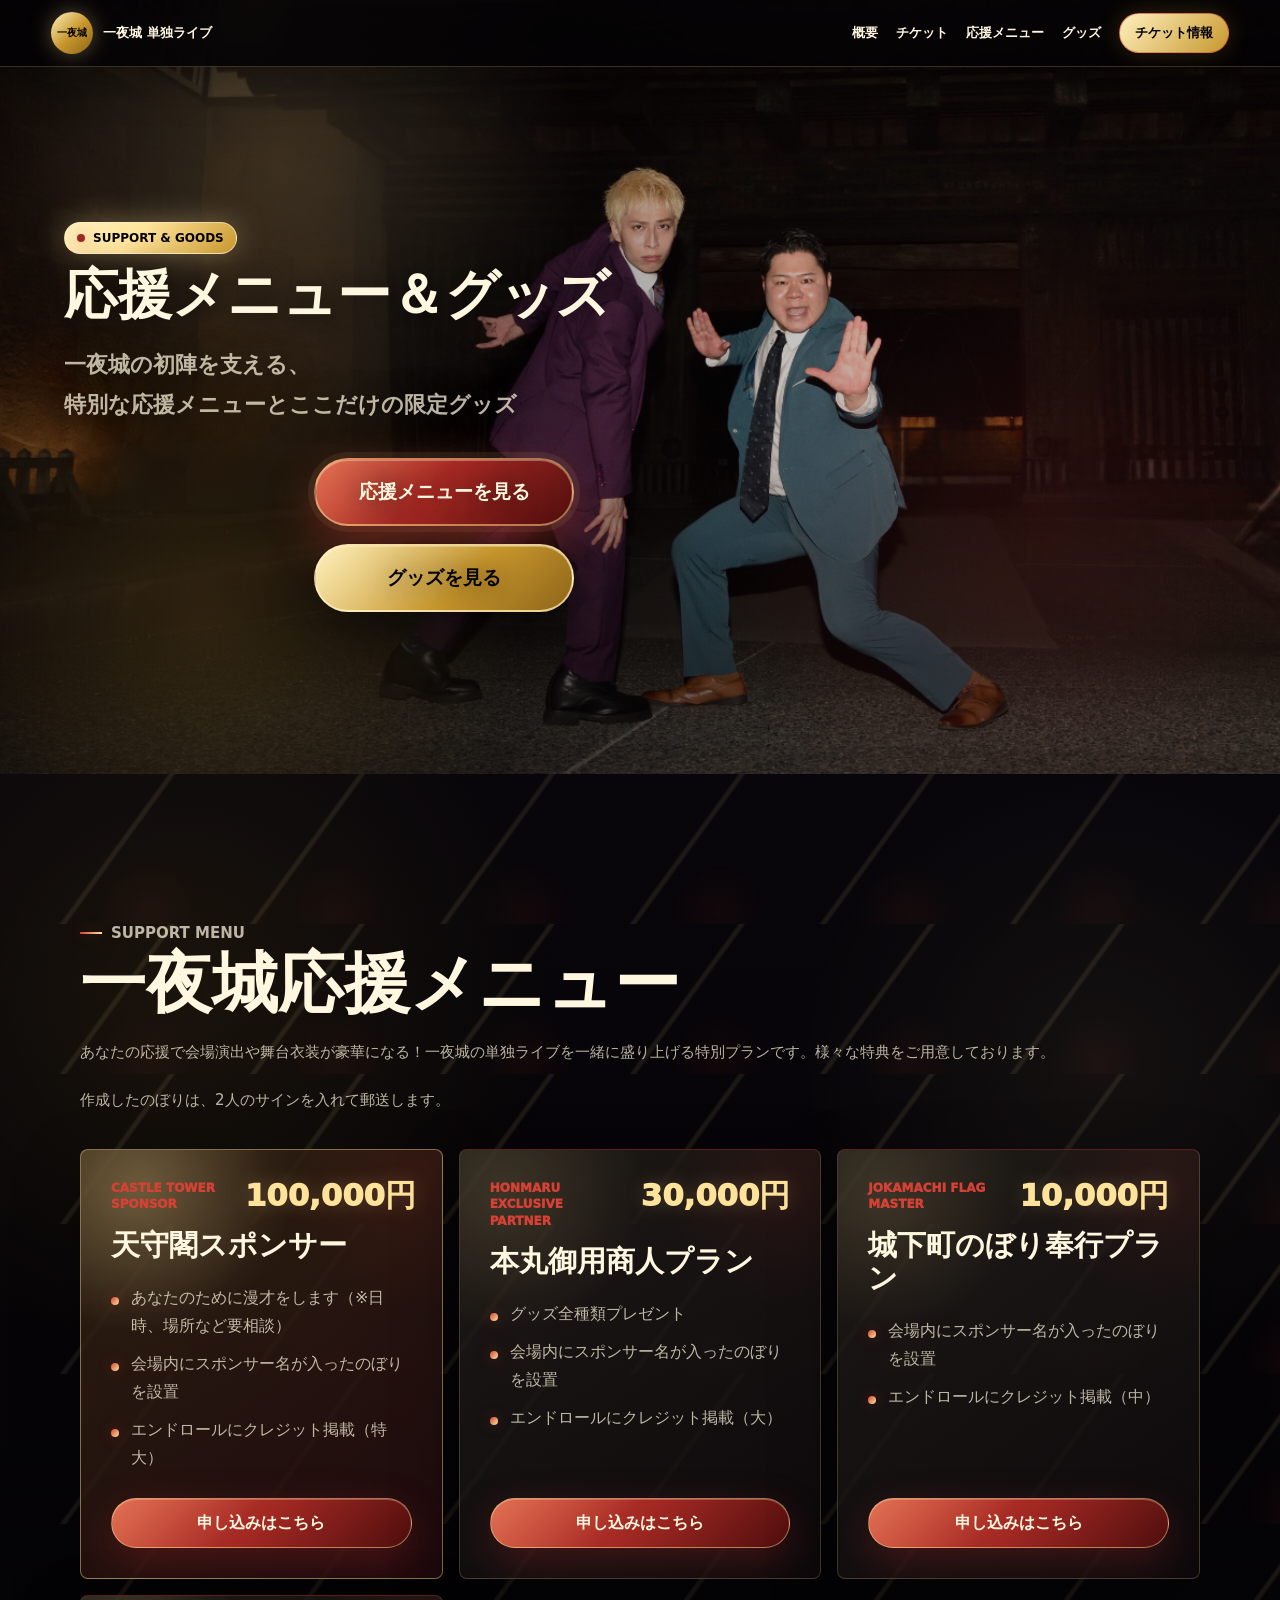
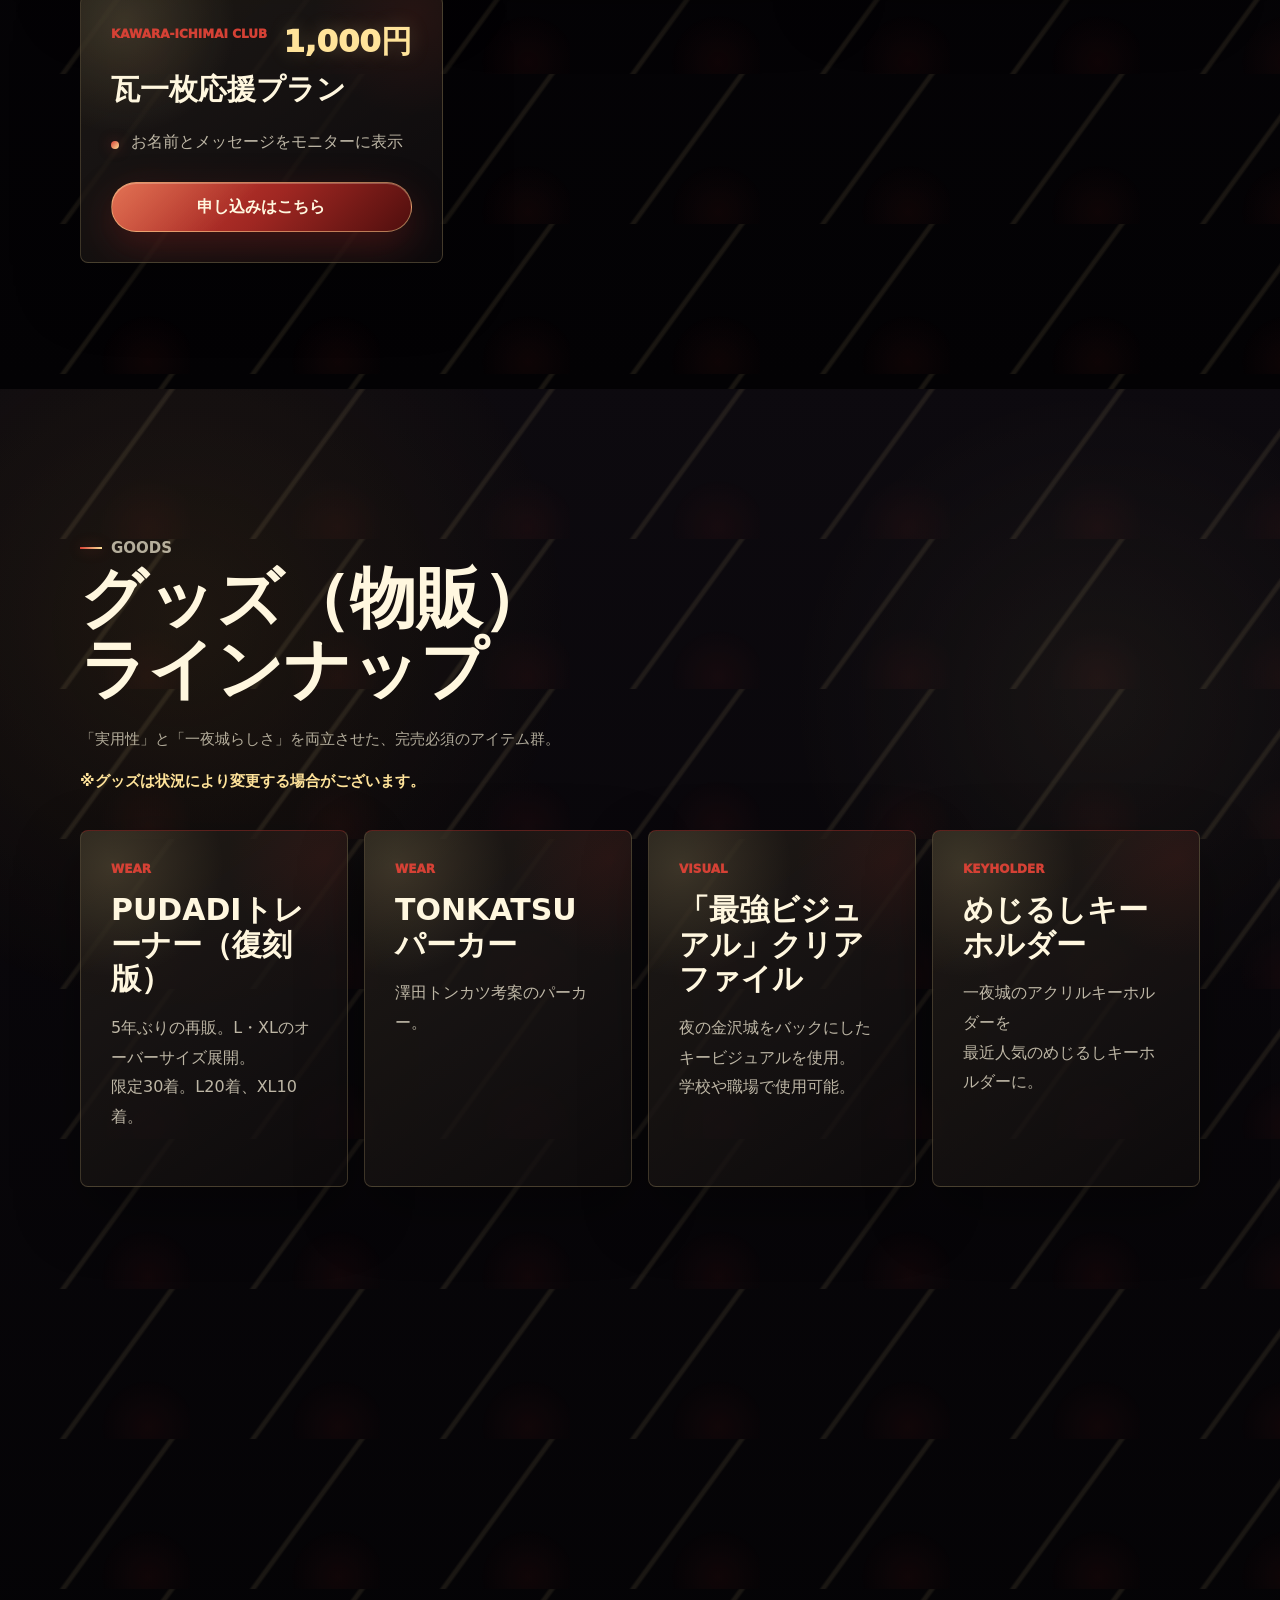
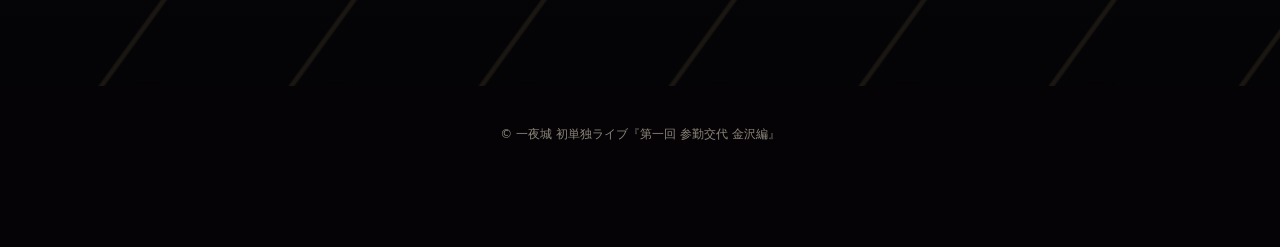
<file: ichiyajo-live-lp-complete-20260629 3/support-goods.html>
<!doctype html>
<html lang="ja">
  <head>
    <meta charset="utf-8" />
    <meta name="viewport" content="width=device-width, initial-scale=1" />
    <meta
      name="description"
      content="一夜城初単独ライブ『第一回 参勤交代 金沢編』の応援メニュー＆グッズ情報。"
    />
    <title>応援メニュー＆グッズ | 一夜城 初単独ライブ</title>
    <link rel="preload" href="./support-hero-background-final.png" as="image" />
    <link rel="stylesheet" href="./style.css?v=support-plan-title-visible-20260629" />
  </head>
  <body class="support-page">
    <div class="gold-particles" aria-hidden="true"></div>

    <header class="site-header">
      <a class="brand" href="./index.html#top" aria-label="LPトップへ">
        <span class="brand-mark">一夜城</span>
        <span>一夜城 単独ライブ</span>
      </a>
      <nav class="nav" aria-label="ページ内ナビゲーション">
        <a href="./index.html#overview">概要</a>
        <a href="./index.html#ticket">チケット</a>
        <a href="#support-menu">応援メニュー</a>
        <a href="#goods">グッズ</a>
        <a class="nav-cta" href="./index.html#ticket">チケット情報</a>
      </nav>
    </header>

    <main id="top">
      <section class="support-hero" aria-label="応援メニュー＆グッズ ファーストビュー">
        <div class="support-hero-image" aria-hidden="true"></div>
        <div class="support-hero-shade" aria-hidden="true"></div>
        <div class="support-hero-content">
          <p class="eyebrow reveal reveal-delay-1">SUPPORT & GOODS</p>
          <h1 class="support-title reveal reveal-delay-2">応援メニュー＆グッズ</h1>
          <p class="support-lead reveal reveal-delay-3">
            一夜城の初陣を支える、<br />
            特別な応援メニューとここだけの限定グッズ
          </p>
          <figure class="support-hero-mobile-photo reveal reveal-delay-3">
            <img src="./support-hero-background-final.png" alt="夜の城門前で構える一夜城の二人" />
          </figure>
          <div class="hero-actions support-hero-actions reveal reveal-delay-3">
            <a class="button button-primary support-menu-cta" href="#support-menu">応援メニューを見る</a>
            <a class="button button-ghost support-goods-cta" href="#goods">グッズを見る</a>
          </div>
        </div>
      </section>

      <section id="support-menu" class="section section-dark">
        <div class="section-inner">
          <div class="section-heading reveal">
            <p class="section-kicker">Support Menu</p>
            <h2>一夜城応援メニュー</h2>
            <p>
              あなたの応援で会場演出や舞台衣装が豪華になる！一夜城の単独ライブを一緒に盛り上げる特別プランです。様々な特典をご用意しております。
            </p>
            <p>
              作成したのぼりは、2人のサインを入れて郵送します。
            </p>
          </div>

          <div class="support-plan-grid">
            <article class="support-card support-card-premium reveal">
              <div class="card-topline">
                <span class="ticket-label">CASTLE TOWER SPONSOR</span>
                <p class="support-price">100,000円</p>
              </div>
              <h3>天守閣スポンサー</h3>
              <ul class="benefit-list">
                <li>あなたのために漫才をします（※日時、場所など要相談）</li>
                <li>会場内にスポンサー名が入ったのぼりを設置</li>
                <li>エンドロールにクレジット掲載（特大）</li>
              </ul>
              <!-- TODO: 申し込みフォームURLが決まり次第、hrefを差し替えてください。 -->
              <a class="button button-primary" href="https://forms.gle/hPyaxXaZreacryjY8">申し込みはこちら</a>
            </article>

            <article class="support-card reveal">
              <div class="card-topline">
                <span class="ticket-label">HONMARU EXCLUSIVE PARTNER</span>
                <p class="support-price">30,000円</p>
              </div>
              <h3>本丸御用商人プラン</h3>
              <ul class="benefit-list">
                <li>グッズ全種類プレゼント</li>
                <li>会場内にスポンサー名が入ったのぼりを設置</li>
                <li>エンドロールにクレジット掲載（大）</li>
              </ul>
              <!-- TODO: 申し込みフォームURLが決まり次第、hrefを差し替えてください。 -->
              <a class="button button-primary" href="https://forms.gle/hPyaxXaZreacryjY8">申し込みはこちら</a>
            </article>

            <article class="support-card reveal">
              <div class="card-topline">
                <span class="ticket-label">JOKAMACHI FLAG MASTER</span>
                <p class="support-price">10,000円</p>
              </div>
              <h3>城下町のぼり奉行プラン</h3>
              <ul class="benefit-list">
                <li>会場内にスポンサー名が入ったのぼりを設置</li>
                <li>エンドロールにクレジット掲載（中）</li>
              </ul>
              <!-- TODO: 申し込みフォームURLが決まり次第、hrefを差し替えてください。 -->
              <a class="button button-primary" href="https://forms.gle/hPyaxXaZreacryjY8">申し込みはこちら</a>
            </article>

            <article class="support-card reveal">
              <div class="card-topline">
                <span class="ticket-label">KAWARA-ICHIMAI CLUB</span>
                <p class="support-price">1,000円</p>
              </div>
              <h3>瓦一枚応援プラン</h3>
              <ul class="benefit-list">
                <li>お名前とメッセージをモニターに表示</li>
              </ul>
              <!-- TODO: 申し込みフォームURLが決まり次第、hrefを差し替えてください。 -->
              <a class="button button-primary" href="https://forms.gle/hPyaxXaZreacryjY8">申し込みはこちら</a>
            </article>
          </div>
        </div>
      </section>

      <section id="goods" class="section section-light">
        <div class="section-inner">
          <div class="goods-heading-layout reveal">
            <div class="section-heading">
              <p class="section-kicker">Goods</p>
              <h2>グッズ（物販）<br />ラインナップ</h2>
              <p>
                「実用性」と「一夜城らしさ」を両立させた、完売必須のアイテム群。
              </p>
              <p class="goods-note">
                ※グッズは状況により変更する場合がございます。
              </p>
            </div>
          </div>

          <div class="goods-grid">
            <article class="goods-card reveal">
              <span class="ticket-label">WEAR</span>
              <h3>PUDADIトレーナー（復刻版）</h3>
              <p>
                5年ぶりの再販。L・XLのオーバーサイズ展開。<br />
                限定30着。L20着、XL10着。
              </p>
            </article>

            <article class="goods-card reveal">
              <span class="ticket-label">WEAR</span>
              <h3>TONKATSUパーカー</h3>
              <p>澤田トンカツ考案のパーカー。</p>
            </article>

            <article class="goods-card reveal">
              <span class="ticket-label">VISUAL</span>
              <h3>「最強ビジュアル」クリアファイル</h3>
              <p>
                夜の金沢城をバックにしたキービジュアルを使用。<br />
                学校や職場で使用可能。
              </p>
            </article>

            <article class="goods-card reveal">
              <span class="ticket-label">KEYHOLDER</span>
              <h3>めじるしキーホルダー</h3>
              <p>
                一夜城のアクリルキーホルダーを<br />
                最近人気のめじるしキーホルダーに。
              </p>
            </article>

            <article class="goods-card reveal">
              <span class="ticket-label">STICKER</span>
              <h3>千社札ステッカー</h3>
              <p>
                一夜城、参勤交代、<br />
                ぷだおくん、澤田トンカツの4種1セット。
              </p>
            </article>

            <article class="goods-card reveal">
              <span class="ticket-label">GACHA</span>
              <h3>「げんぞいや」ガチャガチャ</h3>
              <p>「げ」「ん」「ぞ」「い」「や」の1文字ずつのヘアピンを封入。コンプリートするぞいや！</p>
            </article>

            <article class="goods-card reveal">
              <span class="ticket-label">TOWEL</span>
              <h3>「げんぞいや」タオル</h3>
              <p>一夜城のネタを見ながら、みんなで一緒に「げんぞいや」しよう！</p>
            </article>

            <article class="goods-card reveal">
              <span class="ticket-label">TOWEL</span>
              <h3>「一夜城」タオル</h3>
              <p>「一夜城」の3文字を印刷したタオル。</p>
            </article>
          </div>
        </div>
      </section>
    </main>

    <a class="mobile-fixed-cta" href="#support-menu">応援メニューを見る</a>

    <footer class="footer">
      <p>© 一夜城 初単独ライブ『第一回 参勤交代 金沢編』</p>
    </footer>

    <script src="./script.js"></script>
  </body>
</html>
</file>
<file: style.css>
:root {
  --black: #030204;
  --night: #09070d;
  --night-soft: #141016;
  --night-panel: rgba(18, 14, 19, 0.82);
  --paper: #fff7df;
  --paper-muted: rgba(255, 247, 223, 0.72);
  --ink: #fff7df;
  --ink-muted: rgba(255, 247, 223, 0.68);
  --gold: #c8972d;
  --gold-deep: #8d6419;
  --gold-bright: #ffe39a;
  --gold-pale: #fff1bf;
  --red: #9f2722;
  --red-bright: #d54135;
  --red-deep: #4f0e0d;
  --line-light: rgba(255, 227, 154, 0.2);
  --line-dark: rgba(255, 227, 154, 0.16);
  --shadow: 0 30px 90px rgba(0, 0, 0, 0.54);
}

* {
  box-sizing: border-box;
}

html {
  scroll-behavior: smooth;
}

body {
  margin: 0;
  background:
    radial-gradient(circle at 18% 12%, rgba(200, 151, 45, 0.16), transparent 28%),
    radial-gradient(circle at 82% 6%, rgba(255, 227, 154, 0.09), transparent 22%),
    radial-gradient(circle at 68% 82%, rgba(159, 39, 34, 0.18), transparent 30%),
    linear-gradient(180deg, #030204 0%, #0b0710 44%, #030204 100%);
  color: var(--paper);
  font-family:
    "Hiragino Kaku Gothic ProN", "Yu Gothic", "YuGothic", system-ui,
    -apple-system, BlinkMacSystemFont, sans-serif;
  letter-spacing: 0;
}

a {
  color: inherit;
  text-decoration: none;
}

.gold-particles {
  position: fixed;
  inset: 0;
  z-index: 0;
  pointer-events: none;
  background-image:
    radial-gradient(circle, rgba(255, 227, 154, 0.62) 0 1px, transparent 1.8px),
    radial-gradient(circle, rgba(200, 151, 45, 0.42) 0 1px, transparent 1.6px),
    radial-gradient(circle at 18% 8%, rgba(200, 151, 45, 0.2), transparent 26%),
    radial-gradient(circle at 88% 20%, rgba(213, 65, 53, 0.18), transparent 20%);
  background-position: 0 0, 18px 12px, 0 0, 0 0;
  background-size: 44px 44px, 78px 78px, auto, auto;
  opacity: 0.66;
  mix-blend-mode: screen;
}

.site-header,
main,
.footer,
.mobile-fixed-cta {
  position: relative;
  z-index: 1;
}

.site-header {
  position: fixed;
  z-index: 20;
  top: 0;
  left: 0;
  right: 0;
  display: flex;
  align-items: center;
  justify-content: space-between;
  gap: 16px;
  padding: 12px clamp(16px, 4vw, 56px);
  background: rgba(3, 2, 4, 0.78);
  border-bottom: 1px solid var(--line-light);
  backdrop-filter: blur(18px);
  box-shadow: 0 14px 42px rgba(0, 0, 0, 0.34);
}

.brand {
  display: inline-flex;
  align-items: center;
  gap: 10px;
  font-size: 13px;
  font-weight: 900;
  white-space: nowrap;
}

.brand-mark {
  position: relative;
  display: grid;
  place-items: center;
  width: 42px;
  height: 42px;
  color: var(--black);
  background: linear-gradient(135deg, var(--gold-pale), var(--gold) 52%, var(--gold-deep));
  border-radius: 50%;
  box-shadow: 0 0 22px rgba(255, 227, 154, 0.34);
  font-size: 10px;
  font-weight: 950;
  line-height: 1;
}

.nav {
  display: flex;
  align-items: center;
  gap: 18px;
  font-size: 13px;
  font-weight: 800;
}

.nav-cta {
  padding: 10px 15px;
  color: var(--black);
  background: linear-gradient(135deg, var(--gold-pale), var(--gold));
  border: 1px solid rgba(213, 65, 53, 0.56);
  border-radius: 999px;
  box-shadow: 0 0 22px rgba(200, 151, 45, 0.24);
}

.nav-ticket-buy {
  padding: 10px 16px;
  color: var(--paper);
  background:
    linear-gradient(135deg, rgba(255, 227, 154, 0.28), transparent 44%),
    linear-gradient(135deg, var(--red-bright), var(--red) 52%, var(--red-deep));
  border: 1px solid rgba(255, 227, 154, 0.52);
  border-radius: 999px;
  box-shadow: 0 0 24px rgba(213, 65, 53, 0.34);
}

.hero {
  position: relative;
  min-height: 100svh;
  display: grid;
  align-items: end;
  overflow: hidden;
  isolation: isolate;
  padding: 108px clamp(18px, 5vw, 70px) 42px;
}

.video-layer,
.hero-image,
.hero-shade {
  position: absolute;
  inset: 0;
}

.video-layer {
  z-index: -4;
  background:
    radial-gradient(circle at 18% 68%, rgba(159, 39, 34, 0.18), transparent 24%),
    radial-gradient(circle at 75% 30%, rgba(200, 151, 45, 0.2), transparent 22%),
    var(--black);
}

.hero-image {
  z-index: -3;
  background: url("./hero-firstview-desktop.png") center center / cover;
  background-repeat: no-repeat;
  background-color: var(--black);
}

.hero-shade {
  z-index: -2;
  background:
    linear-gradient(90deg, rgba(3, 2, 4, 0.8), rgba(3, 2, 4, 0.3) 48%, transparent 75%),
    radial-gradient(circle at 18% 32%, rgba(255, 227, 154, 0.08), transparent 28%),
    radial-gradient(circle at 82% 24%, rgba(213, 65, 53, 0.08), transparent 24%);
  mask-image: linear-gradient(180deg, transparent, black 14%, black 78%, transparent);
}

.hero-content {
  width: min(720px, 100%);
  text-shadow: 0 2px 26px rgba(0, 0, 0, 0.7);
}

.eyebrow,
.section-kicker {
  margin: 0 0 14px;
  color: var(--gold-bright);
  font-size: 12px;
  font-weight: 900;
  text-transform: uppercase;
}

.section-kicker {
  display: inline-flex;
  align-items: center;
  gap: 9px;
}

.section-kicker::before {
  content: "";
  width: 22px;
  height: 2px;
  background: linear-gradient(90deg, var(--red-bright), var(--gold-bright));
  box-shadow: 0 0 14px rgba(213, 65, 53, 0.48);
}

.eyebrow {
  display: inline-flex;
  width: fit-content;
  padding: 8px 12px;
  color: var(--black);
  background: linear-gradient(135deg, var(--gold-pale), var(--gold-bright) 42%, var(--gold));
  border: 1px solid rgba(255, 246, 222, 0.62);
  border-radius: 999px;
  box-shadow: 0 0 30px rgba(255, 227, 154, 0.35);
  text-shadow: none;
}

.eyebrow::before {
  content: "";
  width: 8px;
  height: 8px;
  align-self: center;
  margin-right: 8px;
  border-radius: 999px;
  background: var(--red);
  box-shadow: 0 0 16px rgba(213, 65, 53, 0.56);
}

.hero-title {
  margin: 0;
  max-width: 660px;
  font-size: clamp(48px, 9.2vw, 104px);
  line-height: 0.96;
  font-weight: 950;
}

.hero-title span {
  color: var(--gold-bright);
  text-shadow:
    0 0 20px rgba(255, 227, 154, 0.3),
    0 2px 26px rgba(0, 0, 0, 0.7);
}

.hero-title span::after {
  content: "";
  display: block;
  width: min(210px, 46vw);
  height: 5px;
  margin-top: 12px;
  background: linear-gradient(90deg, var(--red-bright), var(--gold-bright), transparent);
  box-shadow: 0 0 20px rgba(213, 65, 53, 0.34);
}

.hero-performer {
  margin: 22px 0 0;
  color: rgba(255, 246, 222, 0.88);
  font-size: clamp(15px, 4vw, 21px);
  font-weight: 800;
}

.hero-info {
  display: grid;
  gap: 1px;
  margin: 28px 0 0;
  border: 1px solid rgba(255, 227, 154, 0.3);
  background: rgba(255, 227, 154, 0.18);
  box-shadow: inset 0 0 0 1px rgba(255, 241, 191, 0.04), 0 26px 60px rgba(0, 0, 0, 0.36);
}

.hero-info div {
  padding: 16px;
  background: rgba(7, 5, 8, 0.78);
}

.hero-info dt,
.detail-list dt {
  color: rgba(255, 246, 222, 0.56);
  font-size: 12px;
  font-weight: 900;
}

.hero-info dd,
.detail-list dd {
  margin: 6px 0 0;
  font-weight: 900;
  line-height: 1.55;
}

.hero-actions {
  display: flex;
  flex-direction: column;
  gap: 12px;
  margin-top: 24px;
}

.button {
  display: inline-flex;
  align-items: center;
  justify-content: center;
  min-height: 50px;
  padding: 0 22px;
  border: 1px solid rgba(255, 246, 222, 0.26);
  border-radius: 999px;
  font-weight: 950;
  transition:
    background 180ms ease,
    border-color 180ms ease,
    box-shadow 180ms ease,
    transform 180ms ease;
}

.button:hover {
  border-color: rgba(255, 227, 154, 0.84);
  box-shadow: 0 0 30px rgba(255, 227, 154, 0.3);
  transform: translateY(-1px);
}

.button-primary {
  color: var(--paper);
  background:
    linear-gradient(135deg, rgba(255, 227, 154, 0.3), transparent 44%),
    linear-gradient(135deg, var(--red-bright), var(--red) 52%, var(--red-deep));
  border-color: rgba(255, 227, 154, 0.48);
  box-shadow:
    0 14px 38px rgba(159, 39, 34, 0.34),
    inset 0 1px 0 rgba(255, 247, 223, 0.26);
}

.button-gold {
  color: var(--black);
  background: linear-gradient(135deg, var(--gold-pale), var(--gold));
  border-color: rgba(255, 241, 191, 0.72);
}

.button-ghost {
  color: var(--paper);
  background: rgba(255, 246, 222, 0.08);
}

.section {
  padding: clamp(72px, 11vw, 126px) clamp(18px, 5vw, 70px);
  position: relative;
  overflow: hidden;
}

.section::before {
  content: "";
  position: absolute;
  inset: 0;
  pointer-events: none;
  background:
    linear-gradient(126deg, transparent 0 56%, rgba(255, 227, 154, 0.12) 57% 58%, transparent 59%),
    radial-gradient(circle at 14% 18%, rgba(200, 151, 45, 0.14), transparent 26%),
    radial-gradient(circle at 86% 24%, rgba(255, 227, 154, 0.08), transparent 22%),
    radial-gradient(circle at 78% 92%, rgba(159, 39, 34, 0.1), transparent 24%);
  background-size: 190px 150px, auto, auto;
  opacity: 0.72;
}

.section-inner {
  width: min(1120px, 100%);
  margin: 0 auto;
  position: relative;
  z-index: 1;
}

.section-light {
  color: var(--paper);
  background:
    linear-gradient(180deg, rgba(13, 10, 15, 0.98), rgba(4, 3, 5, 0.99)),
    var(--night);
}

.section-dark {
  background:
    linear-gradient(180deg, rgba(8, 6, 10, 0.96), rgba(3, 2, 4, 0.99)),
    var(--night);
}

.two-column {
  display: grid;
  gap: 28px;
}

.section-copy h2,
.section-heading h2,
.contact-box h2 {
  margin: 0;
  max-width: 760px;
  font-size: clamp(32px, 9vw, 66px);
  line-height: 1.08;
  font-weight: 950;
}

.section-copy p,
.section-heading p,
.contact-box p {
  margin: 18px 0 0;
  color: var(--ink-muted);
  font-size: 15px;
  line-height: 2;
}

.section-dark .section-heading p,
.section-dark .section-copy p {
  color: var(--paper-muted);
}

.info-panel {
  position: relative;
  overflow: hidden;
  padding: 20px;
  border: 1px solid var(--line-dark);
  border-radius: 8px;
  background:
    linear-gradient(145deg, rgba(255, 227, 154, 0.12), rgba(255, 227, 154, 0.03)),
    var(--night-panel);
  box-shadow: var(--shadow);
}

.detail-list {
  display: grid;
  gap: 1px;
  margin: 0;
  border: 1px solid var(--line-dark);
  background: rgba(255, 227, 154, 0.18);
}

.detail-list div {
  padding: 15px;
  background: rgba(8, 6, 10, 0.78);
}

.detail-list dt {
  color: rgba(255, 247, 223, 0.56);
}

.ticket-grid {
  display: grid;
  gap: 14px;
  margin-top: 34px;
}

.ticket-card {
  position: relative;
  overflow: hidden;
  padding: 22px;
  min-height: 194px;
  border: 1px solid var(--line-light);
  border-top-color: rgba(213, 65, 53, 0.34);
  border-radius: 8px;
  background:
    linear-gradient(145deg, rgba(255, 227, 154, 0.1), rgba(255, 227, 154, 0.03)),
    rgba(7, 5, 8, 0.72);
}

.ticket-card-premium {
  border-color: rgba(255, 227, 154, 0.62);
  border-top-color: rgba(213, 65, 53, 0.74);
  background:
    radial-gradient(circle at 15% 10%, rgba(255, 227, 154, 0.3), transparent 28%),
    linear-gradient(145deg, rgba(200, 151, 45, 0.24), rgba(159, 39, 34, 0.22)),
    rgba(255, 246, 222, 0.05);
}

.ticket-card::after,
.contact-box::after,
.info-panel::after {
  content: "";
  position: absolute;
  width: 92px;
  height: 54px;
  right: -24px;
  top: -18px;
  background: linear-gradient(135deg, transparent 18%, rgba(255, 227, 154, 0.32) 19% 42%, transparent 43%);
  transform: rotate(-12deg);
  pointer-events: none;
}

.ticket-label {
  color: var(--red-bright);
  font-size: 12px;
  font-weight: 950;
  line-height: 1.35;
  overflow-wrap: anywhere;
}

.ticket-card h3 {
  margin: 12px 0 0;
  font-size: 25px;
}

.ticket-price {
  margin: 12px 0;
  color: var(--gold-bright);
  font-size: 34px;
  line-height: 1;
  font-weight: 950;
}

.ticket-price::after {
  content: "";
  display: block;
  width: 54px;
  height: 3px;
  margin-top: 12px;
  background: linear-gradient(90deg, var(--red-bright), transparent);
}

.ticket-card p {
  color: var(--paper-muted);
  line-height: 1.8;
}

.attention-badge,
.plan-alerts p,
.support-intro-emphasis {
  color: var(--paper) !important;
  font-weight: 950;
}

.attention-badge {
  width: fit-content;
  margin: 14px 0 4px !important;
  padding: 9px 14px;
  background: linear-gradient(135deg, var(--red-bright), var(--red-deep));
  border: 1px solid rgba(255, 227, 154, 0.74);
  border-radius: 4px;
  box-shadow: 0 0 24px rgba(213, 65, 53, 0.4);
  font-size: clamp(24px, 4vw, 38px);
  line-height: 1.1 !important;
  transform: none;
}

.benefit-heading {
  margin: 18px 0 0 !important;
  color: var(--paper) !important;
  font-weight: 950;
}

.ticket-benefits {
  gap: 8px;
  margin: 12px 0 0;
}

.ticket-benefits li {
  font-size: 14px;
}

.ticket-cta {
  display: grid;
  gap: 18px;
  margin-top: 22px;
  padding: 18px;
  border: 1px solid var(--line-light);
  border-radius: 8px;
  background:
    linear-gradient(135deg, rgba(255, 227, 154, 0.12), rgba(255, 227, 154, 0.04)),
    rgba(7, 5, 8, 0.68);
}

.ticket-cta-actions {
  display: flex;
  flex-wrap: wrap;
  gap: 12px;
}

.ticket-cta p {
  margin: 0;
  color: var(--paper-muted);
  line-height: 1.8;
}

.ticket-release {
  color: var(--paper) !important;
  font-weight: 950;
}

.ticket-main-cta {
  position: relative;
  isolation: isolate;
}

.ticket-main-cta::after {
  content: "";
  position: absolute;
  inset: -5px;
  z-index: -1;
  border-radius: inherit;
  background: linear-gradient(135deg, rgba(255, 227, 154, 0.78), rgba(213, 65, 53, 0.72));
  filter: blur(13px);
  opacity: 0.52;
}

.profile-photo {
  min-height: 390px;
  border-radius: 8px;
  border: 1px solid var(--line-dark);
  background:
    radial-gradient(circle at 22% 16%, rgba(255, 227, 154, 0.16), transparent 26%),
    linear-gradient(180deg, rgba(7, 5, 8, 0.02), rgba(7, 5, 8, 0.24)),
    url("./ichiyajo-profile.jpeg") center / cover;
  box-shadow: var(--shadow);
}

.text-link {
  display: table;
  margin-top: 18px;
  color: var(--gold-bright);
  font-weight: 950;
  border-bottom: 1px solid currentColor;
}

.text-link + .text-link {
  margin-top: 12px;
}

.inline-link {
  color: var(--gold-bright);
  text-decoration: underline;
  text-underline-offset: 3px;
}

.documentary-callout {
  margin-top: 22px;
  padding: 18px;
  border-left: 4px solid var(--red-bright);
  background: rgba(255, 227, 154, 0.08);
}

.documentary-callout p {
  margin: 0;
  color: var(--gold-bright);
}

.documentary-callout .text-link {
  margin-top: 10px;
}

.access-section {
  background:
    linear-gradient(180deg, rgba(8, 6, 10, 0.96), rgba(3, 2, 4, 0.99)),
    var(--night);
}

.access-section .two-column {
  grid-template-columns: minmax(0, 760px);
}

.access-section .section-copy h2 {
  max-width: 900px;
  font-size: clamp(40px, 6.2vw, 72px);
}

.access-title-line {
  display: inline-block;
  white-space: nowrap;
}

.access-section .section-copy {
  text-shadow: 0 3px 24px rgba(0, 0, 0, 0.86);
}

.map-card {
  min-height: 320px;
  overflow: hidden;
  border: 1px solid var(--line-light);
  border-radius: 8px;
  background:
    radial-gradient(circle at 20% 20%, rgba(214, 168, 70, 0.22), transparent 30%),
    rgba(255, 246, 222, 0.07);
  box-shadow: var(--shadow);
}

.map-card iframe {
  display: block;
  width: 100%;
  height: 100%;
  min-height: 320px;
  border: 0;
  filter: saturate(0.82) contrast(1.05);
}

.contact-box {
  position: relative;
  overflow: hidden;
  max-width: 760px;
  padding: 26px;
  border: 1px solid var(--line-dark);
  border-radius: 8px;
  background:
    linear-gradient(145deg, rgba(255, 227, 154, 0.12), rgba(255, 227, 154, 0.03)),
    var(--night-panel);
}

.contact-box a {
  color: var(--gold-bright);
  font-weight: 950;
}

.contact-photo {
  margin: 24px 0 0;
  overflow: hidden;
  border: 1px solid var(--line-dark);
  border-radius: 8px;
  background: rgba(3, 2, 4, 0.34);
  box-shadow: 0 22px 58px rgba(0, 0, 0, 0.34);
}

.contact-photo img {
  display: block;
  width: 100%;
  height: auto;
}

.mobile-fixed-cta {
  position: fixed;
  left: 12px;
  right: 12px;
  bottom: 12px;
  z-index: 30;
  display: inline-flex;
  align-items: center;
  justify-content: center;
  min-height: 54px;
  color: var(--paper);
  background:
    linear-gradient(135deg, rgba(255, 227, 154, 0.26), transparent 44%),
    linear-gradient(135deg, var(--red-bright), var(--red) 52%, var(--red-deep));
  border: 1px solid rgba(255, 227, 154, 0.58);
  border-radius: 999px;
  font-weight: 950;
  box-shadow: 0 20px 48px rgba(0, 0, 0, 0.44);
}

.footer {
  padding: 28px 18px 92px;
  color: rgba(255, 246, 222, 0.54);
  background: #050306;
  text-align: center;
  font-size: 12px;
}

.support-page .site-header {
  background: rgba(3, 2, 4, 0.86);
}

.support-hero {
  position: relative;
  min-height: 86svh;
  display: grid;
  align-items: end;
  overflow: hidden;
  isolation: isolate;
  padding: 118px clamp(18px, 5vw, 70px) clamp(52px, 8vw, 92px);
}

.support-hero-image,
.support-hero-shade {
  position: absolute;
  inset: 0;
}

.support-hero-image {
  z-index: -3;
  background:
    radial-gradient(circle at 22% 22%, rgba(255, 227, 154, 0.16), transparent 26%),
    radial-gradient(circle at 82% 70%, rgba(159, 39, 34, 0.2), transparent 28%),
    linear-gradient(90deg, rgba(3, 2, 4, 0.5) 0 32%, rgba(3, 2, 4, 0.26) 56%, rgba(3, 2, 4, 0.08) 100%),
    linear-gradient(0deg, rgba(3, 2, 4, 0.32), transparent 44%),
    url("./support-hero-background-final.png") center center / cover;
  background-repeat: no-repeat;
  background-color: var(--black);
}

.support-hero-shade {
  z-index: -2;
  background:
    radial-gradient(circle at 16% 80%, rgba(200, 151, 45, 0.18), transparent 26%),
    linear-gradient(0deg, rgba(3, 2, 4, 0.34), transparent 42%);
}

.support-hero-content {
  width: min(820px, 100%);
  text-shadow: 0 2px 28px rgba(0, 0, 0, 0.72);
}

.support-title {
  margin: 0;
  max-width: 820px;
  font-size: clamp(44px, 9vw, 102px);
  line-height: 1;
  font-weight: 950;
  text-wrap: balance;
}

.support-lead {
  max-width: 680px;
  margin: 24px 0 0;
  color: var(--paper-muted);
  font-size: clamp(16px, 3vw, 22px);
  font-weight: 800;
  line-height: 1.8;
}

.support-hero-mobile-photo {
  display: none;
}

.support-plan-grid,
.goods-grid {
  display: grid;
  gap: 16px;
  margin-top: 34px;
}

.goods-heading-layout {
  display: grid;
  gap: 26px;
  align-items: center;
}

.goods-heading-layout .section-heading {
  margin: 0;
}

.support-card,
.goods-card {
  position: relative;
  overflow: hidden;
  display: flex;
  flex-direction: column;
  min-height: 100%;
  padding: clamp(20px, 4vw, 30px);
  border: 1px solid var(--line-light);
  border-top-color: rgba(213, 65, 53, 0.38);
  border-radius: 8px;
  background:
    linear-gradient(145deg, rgba(255, 227, 154, 0.09), rgba(255, 227, 154, 0.025)),
    rgba(8, 6, 10, 0.78);
  box-shadow: 0 24px 64px rgba(0, 0, 0, 0.34);
}

.support-card::before,
.goods-card::before {
  content: "";
  position: absolute;
  inset: 0;
  pointer-events: none;
  background:
    radial-gradient(circle at 12% 10%, rgba(255, 227, 154, 0.14), transparent 28%),
    radial-gradient(circle at 92% 8%, rgba(159, 39, 34, 0.12), transparent 24%);
}

.support-card > *,
.goods-card > * {
  position: relative;
  z-index: 1;
}

.support-card-ruler {
  border-color: rgba(255, 227, 154, 0.72);
  border-top-color: rgba(213, 65, 53, 0.82);
  background:
    radial-gradient(circle at 18% 8%, rgba(255, 241, 191, 0.26), transparent 28%),
    linear-gradient(145deg, rgba(200, 151, 45, 0.28), rgba(79, 14, 13, 0.32)),
    rgba(8, 6, 10, 0.86);
  box-shadow:
    0 34px 86px rgba(0, 0, 0, 0.48),
    0 0 38px rgba(200, 151, 45, 0.18);
}

.support-card-premium {
  border-color: rgba(255, 227, 154, 0.46);
  background:
    radial-gradient(circle at 18% 8%, rgba(255, 227, 154, 0.2), transparent 30%),
    linear-gradient(145deg, rgba(200, 151, 45, 0.18), rgba(159, 39, 34, 0.16)),
    rgba(8, 6, 10, 0.8);
}

.card-topline {
  display: flex;
  align-items: flex-start;
  justify-content: space-between;
  gap: 18px;
}

.support-card .ticket-label {
  min-width: 118px;
  overflow-wrap: normal;
  word-break: normal;
}

.support-card h3,
.goods-card h3 {
  margin: 16px 0 0;
  color: var(--paper);
  font-size: clamp(24px, 5vw, 38px);
  line-height: 1.16;
}

.support-intro-emphasis {
  font-size: clamp(19px, 3vw, 28px) !important;
  line-height: 1.55 !important;
}

.plan-alerts {
  display: grid;
  gap: 8px;
  margin-top: 18px;
}

.plan-alerts p {
  margin: 0;
  padding: 10px 12px;
  background: linear-gradient(135deg, rgba(213, 65, 53, 0.94), rgba(79, 14, 13, 0.96));
  border: 1px solid rgba(255, 227, 154, 0.62);
  border-radius: 4px;
  font-size: clamp(20px, 3.3vw, 30px);
  line-height: 1.25;
  box-shadow: 0 0 24px rgba(213, 65, 53, 0.26);
}

.goods-card h3 {
  font-size: clamp(22px, 4vw, 30px);
}

.support-price {
  flex: 0 0 auto;
  margin: 0;
  color: var(--gold-bright);
  font-size: clamp(24px, 4vw, 38px);
  line-height: 1;
  font-weight: 950;
  text-align: right;
  text-shadow: 0 0 20px rgba(255, 227, 154, 0.22);
  white-space: nowrap;
}

.benefit-list {
  display: grid;
  gap: 10px;
  margin: 22px 0 26px;
  padding: 0;
  list-style: none;
}

.benefit-list li {
  position: relative;
  padding-left: 20px;
  color: var(--paper-muted);
  line-height: 1.75;
}

.benefit-list li::before {
  content: "";
  position: absolute;
  left: 0;
  top: 0.78em;
  width: 8px;
  height: 8px;
  border-radius: 50%;
  background: linear-gradient(135deg, var(--red-bright), var(--gold-bright));
  box-shadow: 0 0 14px rgba(213, 65, 53, 0.34);
}

.support-card .button,
.goods-card .button {
  margin-top: auto;
}

.goods-card p {
  margin: 16px 0 24px;
  color: var(--paper-muted);
  line-height: 1.85;
}

.goods-card-featured {
  border-color: rgba(255, 227, 154, 0.74);
  background:
    radial-gradient(circle at 12% 10%, rgba(255, 227, 154, 0.28), transparent 30%),
    linear-gradient(145deg, rgba(200, 151, 45, 0.24), rgba(159, 39, 34, 0.24)),
    rgba(8, 6, 10, 0.88);
}

.goods-photo {
  overflow: hidden;
  margin: 16px 0 0;
  border: 1px solid var(--line-light);
  border-radius: 6px;
  background: rgba(255, 255, 255, 0.08);
}

.goods-photo img {
  display: block;
  width: 100%;
  aspect-ratio: 1 / 1;
  object-fit: cover;
}

.goods-photo-contain img {
  aspect-ratio: 3 / 4;
  object-fit: contain;
  background: #fff;
}

.goods-photo-wide img {
  aspect-ratio: 4 / 1;
  object-fit: contain;
  background: #fff;
}

.goods-essential {
  width: fit-content;
  margin: 16px 0 0 !important;
  color: var(--gold-bright) !important;
  font-size: clamp(28px, 5vw, 44px);
  font-weight: 950;
  line-height: 1.1 !important;
  text-shadow: 0 0 24px rgba(255, 227, 154, 0.34);
}

.goods-photo-pair {
  display: grid;
  grid-template-columns: repeat(2, minmax(0, 1fr));
  gap: 6px;
}

.goods-price {
  margin: 12px 0 0 !important;
  color: var(--gold-bright) !important;
  font-size: clamp(26px, 4vw, 36px);
  font-weight: 950;
  line-height: 1.1 !important;
}

.goods-card .text-link {
  margin-top: 0;
  margin-bottom: 20px;
}

.goods-note {
  margin-top: 12px !important;
  color: var(--gold-bright) !important;
  font-weight: 800;
}

.reveal {
  opacity: 0;
  transform: translateY(24px);
  transition:
    opacity 760ms ease,
    transform 760ms ease;
}

.reveal.is-visible {
  opacity: 1;
  transform: translateY(0);
}

.reveal-delay-1 {
  transition-delay: 80ms;
}

.reveal-delay-2 {
  transition-delay: 220ms;
}

.reveal-delay-3 {
  transition-delay: 360ms;
}

@media (prefers-reduced-motion: reduce) {
  html {
    scroll-behavior: auto;
  }

  .button,
  .reveal {
    transition: none;
  }

  .reveal {
    opacity: 1;
    transform: none;
  }
}

@media (min-width: 760px) {
  .hero-actions,
  .ticket-cta {
    grid-template-columns: auto auto;
    display: flex;
    align-items: center;
    justify-content: flex-start;
  }

  .hero-info {
    grid-template-columns: repeat(3, minmax(0, 1fr));
    width: min(920px, 100%);
  }

  .hero-actions {
    gap: 16px;
    margin-top: 32px;
  }

  .hero-ticket-cta,
  .hero-support-cta,
  .hero-overview-cta {
    min-width: 260px;
    min-height: 64px;
    padding: 0 34px;
    border-width: 2px;
    font-size: 18px;
    box-shadow:
      0 18px 44px rgba(0, 0, 0, 0.38),
      inset 0 1px 0 rgba(255, 247, 223, 0.28);
  }

  .hero-ticket-cta {
    box-shadow:
      0 18px 44px rgba(213, 65, 53, 0.44),
      0 0 0 5px rgba(255, 227, 154, 0.08),
      inset 0 1px 0 rgba(255, 247, 223, 0.32);
  }

  .hero-support-cta {
    color: var(--black);
    background: linear-gradient(135deg, var(--gold-pale), var(--gold) 58%, var(--gold-deep));
    border-color: rgba(255, 241, 191, 0.74);
  }

  .hero-overview-cta {
    color: var(--paper);
    background:
      linear-gradient(135deg, rgba(255, 227, 154, 0.24), transparent 44%),
      linear-gradient(135deg, var(--red-bright), var(--red) 52%, var(--red-deep));
    border-color: rgba(255, 227, 154, 0.52);
    box-shadow:
      0 18px 44px rgba(213, 65, 53, 0.36),
      inset 0 1px 0 rgba(255, 247, 223, 0.26);
  }

  .access-map-cta {
    min-height: 64px;
    padding: 0 34px;
    border-width: 2px;
    font-size: 18px;
    box-shadow:
      0 18px 44px rgba(200, 151, 45, 0.32),
      0 0 0 5px rgba(255, 227, 154, 0.08),
      inset 0 1px 0 rgba(255, 247, 223, 0.36);
  }

  .two-column {
    grid-template-columns: 0.95fr 1.05fr;
    align-items: center;
  }

  .ticket-grid {
    grid-template-columns: repeat(2, minmax(0, 1fr));
  }

  .ticket-cta {
    justify-content: space-between;
    gap: 26px;
    padding: 22px 28px;
  }

  .ticket-main-cta {
    min-height: 68px;
    padding: 0 42px;
    border-width: 2px;
    font-size: 19px;
    box-shadow:
      0 20px 46px rgba(213, 65, 53, 0.48),
      0 0 0 6px rgba(255, 227, 154, 0.08),
      inset 0 1px 0 rgba(255, 247, 223, 0.34);
  }

  .support-plan-grid {
    grid-template-columns: repeat(2, minmax(0, 1fr));
  }

  .support-card-ruler {
    grid-column: 1 / -1;
  }

  .goods-grid {
    grid-template-columns: repeat(2, minmax(0, 1fr));
  }
}

@media (min-width: 1060px) {
  .support-card .card-topline {
    display: grid;
    grid-template-columns: minmax(118px, 1fr) max-content;
    align-items: start;
    gap: 16px;
  }

  .support-card .ticket-label {
    min-width: 0;
  }

  .support-price {
    font-size: clamp(30px, 2.4vw, 36px);
  }

  .support-card h3 {
    max-width: 100%;
    font-size: clamp(26px, 2.25vw, 32px);
    overflow-wrap: anywhere;
    word-break: normal;
  }

  .support-card-ruler {
    grid-column: span 2;
  }

  .goods-grid {
    grid-template-columns: repeat(4, minmax(0, 1fr));
  }

  .goods-card-featured {
    grid-column: span 2;
  }
}

@media (min-width: 1280px) {
  .support-plan-grid {
    grid-template-columns: repeat(3, minmax(0, 1fr));
  }
}

@media (max-width: 759px) {
  .site-header {
    flex-wrap: wrap;
    gap: 10px 12px;
    padding: 10px 14px;
  }

  .brand {
    flex: 1 1 auto;
    min-width: 0;
    font-size: 12px;
  }

  .brand-mark {
    width: 38px;
    height: 38px;
    font-size: 9px;
  }

  .nav {
    order: 3;
    width: 100%;
    gap: 8px;
    overflow-x: auto;
    padding-bottom: 2px;
    scrollbar-width: none;
  }

  .nav::-webkit-scrollbar {
    display: none;
  }

  .nav a {
    display: inline-flex;
    flex: 0 0 auto;
    align-items: center;
    justify-content: center;
    min-height: 34px;
    padding: 0 10px;
    border: 1px solid rgba(255, 227, 154, 0.24);
    border-radius: 999px;
    background: rgba(255, 246, 222, 0.07);
    font-size: 11px;
    white-space: nowrap;
  }

  .nav .nav-cta,
  .nav .nav-ticket-buy {
    order: -1;
    min-height: 34px;
  }

  .nav .nav-cta {
    color: var(--black);
    background: linear-gradient(135deg, var(--gold-pale), var(--gold));
  }

  .nav .nav-ticket-buy {
    color: var(--paper);
    background:
      linear-gradient(135deg, rgba(255, 227, 154, 0.24), transparent 44%),
      linear-gradient(135deg, var(--red-bright), var(--red) 52%, var(--red-deep));
  }

  .hero {
    align-items: start;
    min-height: 100svh;
    padding-top: 140px;
    padding-bottom: 28px;
  }

  .hero-image {
    background: url("./hero-firstview-desktop.png") center top / cover;
    top: 104px;
    height: 125vw;
    background-repeat: no-repeat;
    background-color: var(--black);
  }

  .hero-shade {
    background: linear-gradient(90deg, rgba(3, 2, 4, 0.58), transparent 82%);
    top: 104px;
    height: 125vw;
    mask-image: none;
  }

  .hero-heading {
    min-height: max(250px, calc(125vw - 36px));
    padding-bottom: 24px;
  }

  .hero .eyebrow {
    font-size: clamp(9px, 2.5vw, 12px);
    padding: 7px 9px;
    margin-bottom: 12px;
  }

  .hero-support-cta {
    color: var(--black);
    background: linear-gradient(135deg, var(--gold-pale), var(--gold) 58%, var(--gold-deep));
    border-color: rgba(255, 241, 191, 0.74);
    box-shadow:
      0 16px 38px rgba(200, 151, 45, 0.32),
      inset 0 1px 0 rgba(255, 247, 223, 0.32);
  }

  .hero-overview-cta {
    color: var(--paper);
    background:
      linear-gradient(135deg, rgba(255, 227, 154, 0.24), transparent 44%),
      linear-gradient(135deg, var(--red-bright), var(--red) 52%, var(--red-deep));
    border-color: rgba(255, 227, 154, 0.52);
    box-shadow:
      0 16px 38px rgba(213, 65, 53, 0.34),
      inset 0 1px 0 rgba(255, 247, 223, 0.26);
  }

  .hero-content {
    width: min(100%, 430px);
    padding: 8px 0 0;
  }

  .hero-title {
    max-width: 100%;
    font-size: clamp(34px, 10vw, 58px);
    line-height: 1.02;
  }

  .hero-performer {
    margin-top: clamp(88px, 24vw, 160px);
    font-size: clamp(11px, 3vw, 16px);
  }

  .hero-info {
    margin-top: 18px;
  }

  .section {
    padding-block: 68px;
  }

  .access-section {
    background:
      linear-gradient(180deg, rgba(8, 6, 10, 0.96), rgba(3, 2, 4, 0.99)),
      var(--night);
  }

  .access-section .section-copy h2 {
    max-width: 100%;
    font-size: clamp(28px, 7.6vw, 48px);
  }

  .button {
    width: 100%;
  }

  .ticket-cta-actions {
    display: grid;
    width: 100%;
  }

  .support-hero {
    min-height: auto;
    padding-top: 168px;
    padding-bottom: 54px;
  }

  .support-hero-image {
    background:
      radial-gradient(circle at 22% 22%, rgba(255, 227, 154, 0.16), transparent 26%),
      radial-gradient(circle at 82% 70%, rgba(159, 39, 34, 0.2), transparent 28%),
      linear-gradient(180deg, rgba(3, 2, 4, 0.54), rgba(3, 2, 4, 0.42) 58%, rgba(3, 2, 4, 0.62) 100%);
    background-color: var(--black);
  }

  .support-title {
    max-width: 100%;
    font-size: clamp(28px, 8.7vw, 48px);
    line-height: 1.08;
    white-space: nowrap;
  }

  .support-hero-mobile-photo {
    position: relative;
    overflow: hidden;
    display: block;
    margin: 20px 0 0;
    border: 1px solid var(--line-light);
    border-radius: 8px;
    background: rgba(8, 6, 10, 0.78);
    box-shadow: var(--shadow);
  }

  .support-hero-mobile-photo::after {
    content: "";
    position: absolute;
    inset: 0;
    pointer-events: none;
    background:
      linear-gradient(180deg, transparent 62%, rgba(3, 2, 4, 0.12)),
      radial-gradient(circle at 18% 16%, rgba(255, 227, 154, 0.12), transparent 26%);
  }

  .support-hero-mobile-photo img {
    display: block;
    width: 100%;
    aspect-ratio: 16 / 9;
    object-fit: cover;
    object-position: center center;
  }

  .card-topline {
    display: grid;
    gap: 12px;
  }

  .support-price {
    text-align: left;
  }
}

@media (min-width: 1180px) {
  .support-hero {
    align-items: center;
    padding-top: 132px;
    padding-bottom: 72px;
  }

  .support-hero-content .eyebrow {
    align-self: end;
  }

  .support-title {
    max-width: none;
    font-size: clamp(52px, 4.2vw, 78px);
    white-space: nowrap;
  }

  .support-hero-content .hero-actions {
    max-width: 760px;
  }

  .support-hero-actions {
    gap: 18px;
    margin-top: 34px;
  }

  .support-menu-cta,
  .support-goods-cta {
    min-width: 260px;
    min-height: 68px;
    padding: 0 36px;
    border-width: 2px;
    font-size: 19px;
    box-shadow:
      0 20px 50px rgba(0, 0, 0, 0.42),
      inset 0 1px 0 rgba(255, 247, 223, 0.3);
  }

  .support-menu-cta {
    box-shadow:
      0 20px 50px rgba(213, 65, 53, 0.46),
      0 0 0 6px rgba(255, 227, 154, 0.08),
      inset 0 1px 0 rgba(255, 247, 223, 0.34);
  }

  .support-goods-cta {
    color: var(--black);
    background: linear-gradient(135deg, var(--gold-pale), var(--gold) 58%, var(--gold-deep));
    border-color: rgba(255, 241, 191, 0.72);
  }

  .mobile-fixed-cta {
    display: none;
  }
}

@media (min-width: 980px) and (max-width: 1179px) {
  .support-hero-actions {
    gap: 16px;
    margin-top: 30px;
  }

  .support-menu-cta,
  .support-goods-cta {
    min-height: 62px;
    padding: 0 30px;
    border-width: 2px;
    font-size: 18px;
  }

  .support-goods-cta {
    color: var(--black);
    background: linear-gradient(135deg, var(--gold-pale), var(--gold) 58%, var(--gold-deep));
    border-color: rgba(255, 241, 191, 0.72);
  }

  .mobile-fixed-cta {
    display: none;
  }
}

/* Mobile first view aligned to the supplied layout reference. */
@media (max-width: 759px) {
  .hero {
    padding: 0 0 28px;
    align-items: start;
  }

  .hero-image {
    top: 104px;
    height: calc(104px + 106.7vw);
    background-image: url("./hero-firstview-smartphone.png");
    background-size: 100% auto;
    background-position: center calc(-18.3vw);
  }

  .hero-shade {
    top: 104px;
    height: calc(104px + 106.7vw);
    background: linear-gradient(90deg, rgba(3, 2, 4, 0.32), transparent 76%);
  }

  .hero-content {
    width: 100%;
    padding: 0;
  }

  .hero-heading {
    position: relative;
    min-height: 0;
    height: calc(104px + 99vw);
    padding: 0;
  }

  .hero .eyebrow {
    position: absolute;
    top: calc(104px + 7.8vw);
    left: 5vw;
    margin: 0;
    padding: 1.1vw 1.6vw;
    font-size: 2.35vw;
    line-height: 1.4;
    white-space: nowrap;
  }

  .hero .eyebrow::before {
    width: 1.4vw;
    height: 1.4vw;
    margin-right: 1.4vw;
  }

  .hero-title {
    position: absolute;
    top: calc(104px + 16.5vw);
    left: 5vw;
    margin: 0;
    width: 54vw;
    max-width: none;
    font-size: 10vw;
    line-height: 1.02;
  }

  .hero-title span::after {
    width: 37vw;
    height: 0.9vw;
    margin-top: 2vw;
  }

  .hero-performer {
    position: absolute;
    top: calc(104px + 53.6vw);
    left: 5vw;
    margin: 0;
    font-size: 2.8vw;
    line-height: 1.5;
    white-space: nowrap;
  }

  .hero-info,
  .hero-actions {
    margin-left: 5vw;
    margin-right: 5vw;
  }
}
</file>
<file: ichiyajo-live-lp-complete-20260629 3/style.css>
:root {
  --black: #030204;
  --night: #09070d;
  --night-soft: #141016;
  --night-panel: rgba(18, 14, 19, 0.82);
  --paper: #fff7df;
  --paper-muted: rgba(255, 247, 223, 0.72);
  --ink: #fff7df;
  --ink-muted: rgba(255, 247, 223, 0.68);
  --gold: #c8972d;
  --gold-deep: #8d6419;
  --gold-bright: #ffe39a;
  --gold-pale: #fff1bf;
  --red: #9f2722;
  --red-bright: #d54135;
  --red-deep: #4f0e0d;
  --line-light: rgba(255, 227, 154, 0.2);
  --line-dark: rgba(255, 227, 154, 0.16);
  --shadow: 0 30px 90px rgba(0, 0, 0, 0.54);
}

* {
  box-sizing: border-box;
}

html {
  scroll-behavior: smooth;
}

body {
  margin: 0;
  background:
    radial-gradient(circle at 18% 12%, rgba(200, 151, 45, 0.16), transparent 28%),
    radial-gradient(circle at 82% 6%, rgba(255, 227, 154, 0.09), transparent 22%),
    radial-gradient(circle at 68% 82%, rgba(159, 39, 34, 0.18), transparent 30%),
    linear-gradient(180deg, #030204 0%, #0b0710 44%, #030204 100%);
  color: var(--paper);
  font-family:
    "Hiragino Kaku Gothic ProN", "Yu Gothic", "YuGothic", system-ui,
    -apple-system, BlinkMacSystemFont, sans-serif;
  letter-spacing: 0;
}

a {
  color: inherit;
  text-decoration: none;
}

.gold-particles {
  position: fixed;
  inset: 0;
  z-index: 0;
  pointer-events: none;
  background-image:
    radial-gradient(circle, rgba(255, 227, 154, 0.62) 0 1px, transparent 1.8px),
    radial-gradient(circle, rgba(200, 151, 45, 0.42) 0 1px, transparent 1.6px),
    radial-gradient(circle at 18% 8%, rgba(200, 151, 45, 0.2), transparent 26%),
    radial-gradient(circle at 88% 20%, rgba(213, 65, 53, 0.18), transparent 20%);
  background-position: 0 0, 18px 12px, 0 0, 0 0;
  background-size: 44px 44px, 78px 78px, auto, auto;
  opacity: 0.66;
  mix-blend-mode: screen;
}

.site-header,
main,
.footer,
.mobile-fixed-cta {
  position: relative;
  z-index: 1;
}

.site-header {
  position: fixed;
  z-index: 20;
  top: 0;
  left: 0;
  right: 0;
  display: flex;
  align-items: center;
  justify-content: space-between;
  gap: 16px;
  padding: 12px clamp(16px, 4vw, 56px);
  background: rgba(3, 2, 4, 0.78);
  border-bottom: 1px solid var(--line-light);
  backdrop-filter: blur(18px);
  box-shadow: 0 14px 42px rgba(0, 0, 0, 0.34);
}

.brand {
  display: inline-flex;
  align-items: center;
  gap: 10px;
  font-size: 13px;
  font-weight: 900;
  white-space: nowrap;
}

.brand-mark {
  position: relative;
  display: grid;
  place-items: center;
  width: 42px;
  height: 42px;
  color: var(--black);
  background: linear-gradient(135deg, var(--gold-pale), var(--gold) 52%, var(--gold-deep));
  border-radius: 50%;
  box-shadow: 0 0 22px rgba(255, 227, 154, 0.34);
  font-size: 10px;
  font-weight: 950;
  line-height: 1;
}

.nav {
  display: flex;
  align-items: center;
  gap: 18px;
  font-size: 13px;
  font-weight: 800;
}

.nav-cta {
  padding: 10px 15px;
  color: var(--black);
  background: linear-gradient(135deg, var(--gold-pale), var(--gold));
  border: 1px solid rgba(213, 65, 53, 0.56);
  border-radius: 999px;
  box-shadow: 0 0 22px rgba(200, 151, 45, 0.24);
}

.nav-ticket-buy {
  padding: 10px 16px;
  color: var(--paper);
  background:
    linear-gradient(135deg, rgba(255, 227, 154, 0.28), transparent 44%),
    linear-gradient(135deg, var(--red-bright), var(--red) 52%, var(--red-deep));
  border: 1px solid rgba(255, 227, 154, 0.52);
  border-radius: 999px;
  box-shadow: 0 0 24px rgba(213, 65, 53, 0.34);
}

.hero {
  position: relative;
  min-height: 100svh;
  display: grid;
  align-items: end;
  overflow: hidden;
  isolation: isolate;
  padding: 108px clamp(18px, 5vw, 70px) 42px;
}

.video-layer,
.hero-image,
.hero-shade {
  position: absolute;
  inset: 0;
}

.video-layer {
  z-index: -4;
  background:
    radial-gradient(circle at 18% 68%, rgba(159, 39, 34, 0.18), transparent 24%),
    radial-gradient(circle at 75% 30%, rgba(200, 151, 45, 0.2), transparent 22%),
    var(--black);
}

.hero-image {
  z-index: -3;
  background: url("./hero-firstview-final-current.jpg") center center / cover;
  background-repeat: no-repeat;
  background-color: var(--black);
}

.hero-shade {
  z-index: -2;
  background:
    radial-gradient(circle at 18% 32%, rgba(255, 227, 154, 0.08), transparent 28%),
    radial-gradient(circle at 82% 24%, rgba(213, 65, 53, 0.08), transparent 24%);
  mask-image: linear-gradient(180deg, transparent, black 14%, black 78%, transparent);
}

.hero-content {
  width: min(720px, 100%);
  text-shadow: 0 2px 26px rgba(0, 0, 0, 0.7);
}

.eyebrow,
.section-kicker {
  margin: 0 0 14px;
  color: var(--gold-bright);
  font-size: 12px;
  font-weight: 900;
  text-transform: uppercase;
}

.section-kicker {
  display: inline-flex;
  align-items: center;
  gap: 9px;
}

.section-kicker::before {
  content: "";
  width: 22px;
  height: 2px;
  background: linear-gradient(90deg, var(--red-bright), var(--gold-bright));
  box-shadow: 0 0 14px rgba(213, 65, 53, 0.48);
}

.eyebrow {
  display: inline-flex;
  width: fit-content;
  padding: 8px 12px;
  color: var(--black);
  background: linear-gradient(135deg, var(--gold-pale), var(--gold-bright) 42%, var(--gold));
  border: 1px solid rgba(255, 246, 222, 0.62);
  border-radius: 999px;
  box-shadow: 0 0 30px rgba(255, 227, 154, 0.35);
  text-shadow: none;
}

.eyebrow::before {
  content: "";
  width: 8px;
  height: 8px;
  align-self: center;
  margin-right: 8px;
  border-radius: 999px;
  background: var(--red);
  box-shadow: 0 0 16px rgba(213, 65, 53, 0.56);
}

.hero-title {
  margin: 0;
  max-width: 660px;
  font-size: clamp(48px, 9.2vw, 104px);
  line-height: 0.96;
  font-weight: 950;
}

.hero-title span {
  color: var(--gold-bright);
  text-shadow:
    0 0 20px rgba(255, 227, 154, 0.3),
    0 2px 26px rgba(0, 0, 0, 0.7);
}

.hero-title span::after {
  content: "";
  display: block;
  width: min(210px, 46vw);
  height: 5px;
  margin-top: 12px;
  background: linear-gradient(90deg, var(--red-bright), var(--gold-bright), transparent);
  box-shadow: 0 0 20px rgba(213, 65, 53, 0.34);
}

.hero-performer {
  margin: 22px 0 0;
  color: rgba(255, 246, 222, 0.88);
  font-size: clamp(15px, 4vw, 21px);
  font-weight: 800;
}

.hero-info {
  display: grid;
  gap: 1px;
  margin: 28px 0 0;
  border: 1px solid rgba(255, 227, 154, 0.3);
  background: rgba(255, 227, 154, 0.18);
  box-shadow: inset 0 0 0 1px rgba(255, 241, 191, 0.04), 0 26px 60px rgba(0, 0, 0, 0.36);
}

.hero-info div {
  padding: 16px;
  background: rgba(7, 5, 8, 0.78);
}

.hero-info dt,
.detail-list dt {
  color: rgba(255, 246, 222, 0.56);
  font-size: 12px;
  font-weight: 900;
}

.hero-info dd,
.detail-list dd {
  margin: 6px 0 0;
  font-weight: 900;
  line-height: 1.55;
}

.hero-actions {
  display: flex;
  flex-direction: column;
  gap: 12px;
  margin-top: 24px;
}

.button {
  display: inline-flex;
  align-items: center;
  justify-content: center;
  min-height: 50px;
  padding: 0 22px;
  border: 1px solid rgba(255, 246, 222, 0.26);
  border-radius: 999px;
  font-weight: 950;
  transition:
    background 180ms ease,
    border-color 180ms ease,
    box-shadow 180ms ease,
    transform 180ms ease;
}

.button:hover {
  border-color: rgba(255, 227, 154, 0.84);
  box-shadow: 0 0 30px rgba(255, 227, 154, 0.3);
  transform: translateY(-1px);
}

.button-primary {
  color: var(--paper);
  background:
    linear-gradient(135deg, rgba(255, 227, 154, 0.3), transparent 44%),
    linear-gradient(135deg, var(--red-bright), var(--red) 52%, var(--red-deep));
  border-color: rgba(255, 227, 154, 0.48);
  box-shadow:
    0 14px 38px rgba(159, 39, 34, 0.34),
    inset 0 1px 0 rgba(255, 247, 223, 0.26);
}

.button-gold {
  color: var(--black);
  background: linear-gradient(135deg, var(--gold-pale), var(--gold));
  border-color: rgba(255, 241, 191, 0.72);
}

.button-ghost {
  color: var(--paper);
  background: rgba(255, 246, 222, 0.08);
}

.section {
  padding: clamp(72px, 11vw, 126px) clamp(18px, 5vw, 70px);
  position: relative;
  overflow: hidden;
}

.section::before {
  content: "";
  position: absolute;
  inset: 0;
  pointer-events: none;
  background:
    linear-gradient(126deg, transparent 0 56%, rgba(255, 227, 154, 0.12) 57% 58%, transparent 59%),
    radial-gradient(circle at 14% 18%, rgba(200, 151, 45, 0.14), transparent 26%),
    radial-gradient(circle at 86% 24%, rgba(255, 227, 154, 0.08), transparent 22%),
    radial-gradient(circle at 78% 92%, rgba(159, 39, 34, 0.1), transparent 24%);
  background-size: 190px 150px, auto, auto;
  opacity: 0.72;
}

.section-inner {
  width: min(1120px, 100%);
  margin: 0 auto;
  position: relative;
  z-index: 1;
}

.section-light {
  color: var(--paper);
  background:
    linear-gradient(180deg, rgba(13, 10, 15, 0.98), rgba(4, 3, 5, 0.99)),
    var(--night);
}

.section-dark {
  background:
    linear-gradient(180deg, rgba(8, 6, 10, 0.96), rgba(3, 2, 4, 0.99)),
    var(--night);
}

.two-column {
  display: grid;
  gap: 28px;
}

.section-copy h2,
.section-heading h2,
.contact-box h2 {
  margin: 0;
  max-width: 760px;
  font-size: clamp(32px, 9vw, 66px);
  line-height: 1.08;
  font-weight: 950;
}

.section-copy p,
.section-heading p,
.contact-box p {
  margin: 18px 0 0;
  color: var(--ink-muted);
  font-size: 15px;
  line-height: 2;
}

.section-dark .section-heading p,
.section-dark .section-copy p {
  color: var(--paper-muted);
}

.info-panel {
  position: relative;
  overflow: hidden;
  padding: 20px;
  border: 1px solid var(--line-dark);
  border-radius: 8px;
  background:
    linear-gradient(145deg, rgba(255, 227, 154, 0.12), rgba(255, 227, 154, 0.03)),
    var(--night-panel);
  box-shadow: var(--shadow);
}

.detail-list {
  display: grid;
  gap: 1px;
  margin: 0;
  border: 1px solid var(--line-dark);
  background: rgba(255, 227, 154, 0.18);
}

.detail-list div {
  padding: 15px;
  background: rgba(8, 6, 10, 0.78);
}

.detail-list dt {
  color: rgba(255, 247, 223, 0.56);
}

.ticket-grid {
  display: grid;
  gap: 14px;
  margin-top: 34px;
}

.ticket-card {
  position: relative;
  overflow: hidden;
  padding: 22px;
  min-height: 194px;
  border: 1px solid var(--line-light);
  border-top-color: rgba(213, 65, 53, 0.34);
  border-radius: 8px;
  background:
    linear-gradient(145deg, rgba(255, 227, 154, 0.1), rgba(255, 227, 154, 0.03)),
    rgba(7, 5, 8, 0.72);
}

.ticket-card-premium {
  border-color: rgba(255, 227, 154, 0.62);
  border-top-color: rgba(213, 65, 53, 0.74);
  background:
    radial-gradient(circle at 15% 10%, rgba(255, 227, 154, 0.3), transparent 28%),
    linear-gradient(145deg, rgba(200, 151, 45, 0.24), rgba(159, 39, 34, 0.22)),
    rgba(255, 246, 222, 0.05);
}

.ticket-card::after,
.contact-box::after,
.info-panel::after {
  content: "";
  position: absolute;
  width: 92px;
  height: 54px;
  right: -24px;
  top: -18px;
  background: linear-gradient(135deg, transparent 18%, rgba(255, 227, 154, 0.32) 19% 42%, transparent 43%);
  transform: rotate(-12deg);
  pointer-events: none;
}

.ticket-label {
  color: var(--red-bright);
  font-size: 12px;
  font-weight: 950;
  line-height: 1.35;
  overflow-wrap: anywhere;
}

.ticket-card h3 {
  margin: 12px 0 0;
  font-size: 25px;
}

.ticket-price {
  margin: 12px 0;
  color: var(--gold-bright);
  font-size: 34px;
  line-height: 1;
  font-weight: 950;
}

.ticket-price::after {
  content: "";
  display: block;
  width: 54px;
  height: 3px;
  margin-top: 12px;
  background: linear-gradient(90deg, var(--red-bright), transparent);
}

.ticket-card p {
  color: var(--paper-muted);
  line-height: 1.8;
}

.benefit-heading {
  margin: 18px 0 0 !important;
  color: var(--paper) !important;
  font-weight: 950;
}

.ticket-benefits {
  gap: 8px;
  margin: 12px 0 0;
}

.ticket-benefits li {
  font-size: 14px;
}

.ticket-cta {
  display: grid;
  gap: 18px;
  margin-top: 22px;
  padding: 18px;
  border: 1px solid var(--line-light);
  border-radius: 8px;
  background:
    linear-gradient(135deg, rgba(255, 227, 154, 0.12), rgba(255, 227, 154, 0.04)),
    rgba(7, 5, 8, 0.68);
}

.ticket-cta-actions {
  display: flex;
  flex-wrap: wrap;
  gap: 12px;
}

.ticket-cta p {
  margin: 0;
  color: var(--paper-muted);
  line-height: 1.8;
}

.ticket-release {
  color: var(--paper) !important;
  font-weight: 950;
}

.ticket-main-cta {
  position: relative;
  isolation: isolate;
}

.ticket-main-cta::after {
  content: "";
  position: absolute;
  inset: -5px;
  z-index: -1;
  border-radius: inherit;
  background: linear-gradient(135deg, rgba(255, 227, 154, 0.78), rgba(213, 65, 53, 0.72));
  filter: blur(13px);
  opacity: 0.52;
}

.profile-photo {
  min-height: 390px;
  border-radius: 8px;
  border: 1px solid var(--line-dark);
  background:
    radial-gradient(circle at 22% 16%, rgba(255, 227, 154, 0.16), transparent 26%),
    linear-gradient(180deg, rgba(7, 5, 8, 0.02), rgba(7, 5, 8, 0.24)),
    url("./ichiyajo-profile.jpeg") center / cover;
  box-shadow: var(--shadow);
}

.text-link {
  display: table;
  margin-top: 18px;
  color: var(--gold-bright);
  font-weight: 950;
  border-bottom: 1px solid currentColor;
}

.text-link + .text-link {
  margin-top: 12px;
}

.access-section {
  background:
    linear-gradient(180deg, rgba(8, 6, 10, 0.96), rgba(3, 2, 4, 0.99)),
    var(--night);
}

.access-section .two-column {
  grid-template-columns: minmax(0, 760px);
}

.access-section .section-copy h2 {
  max-width: 900px;
  font-size: clamp(40px, 6.2vw, 72px);
}

.access-title-line {
  display: inline-block;
  white-space: nowrap;
}

.access-section .section-copy {
  text-shadow: 0 3px 24px rgba(0, 0, 0, 0.86);
}

.map-card {
  min-height: 320px;
  overflow: hidden;
  border: 1px solid var(--line-light);
  border-radius: 8px;
  background:
    radial-gradient(circle at 20% 20%, rgba(214, 168, 70, 0.22), transparent 30%),
    rgba(255, 246, 222, 0.07);
  box-shadow: var(--shadow);
}

.map-card iframe {
  display: block;
  width: 100%;
  height: 100%;
  min-height: 320px;
  border: 0;
  filter: saturate(0.82) contrast(1.05);
}

.contact-box {
  position: relative;
  overflow: hidden;
  max-width: 760px;
  padding: 26px;
  border: 1px solid var(--line-dark);
  border-radius: 8px;
  background:
    linear-gradient(145deg, rgba(255, 227, 154, 0.12), rgba(255, 227, 154, 0.03)),
    var(--night-panel);
}

.contact-box a {
  color: var(--gold-bright);
  font-weight: 950;
}

.contact-photo {
  margin: 24px 0 0;
  overflow: hidden;
  border: 1px solid var(--line-dark);
  border-radius: 8px;
  background: rgba(3, 2, 4, 0.34);
  box-shadow: 0 22px 58px rgba(0, 0, 0, 0.34);
}

.contact-photo img {
  display: block;
  width: 100%;
  height: auto;
}

.mobile-fixed-cta {
  position: fixed;
  left: 12px;
  right: 12px;
  bottom: 12px;
  z-index: 30;
  display: inline-flex;
  align-items: center;
  justify-content: center;
  min-height: 54px;
  color: var(--paper);
  background:
    linear-gradient(135deg, rgba(255, 227, 154, 0.26), transparent 44%),
    linear-gradient(135deg, var(--red-bright), var(--red) 52%, var(--red-deep));
  border: 1px solid rgba(255, 227, 154, 0.58);
  border-radius: 999px;
  font-weight: 950;
  box-shadow: 0 20px 48px rgba(0, 0, 0, 0.44);
}

.footer {
  padding: 28px 18px 92px;
  color: rgba(255, 246, 222, 0.54);
  background: #050306;
  text-align: center;
  font-size: 12px;
}

.support-page .site-header {
  background: rgba(3, 2, 4, 0.86);
}

.support-hero {
  position: relative;
  min-height: 86svh;
  display: grid;
  align-items: end;
  overflow: hidden;
  isolation: isolate;
  padding: 118px clamp(18px, 5vw, 70px) clamp(52px, 8vw, 92px);
}

.support-hero-image,
.support-hero-shade {
  position: absolute;
  inset: 0;
}

.support-hero-image {
  z-index: -3;
  background:
    radial-gradient(circle at 22% 22%, rgba(255, 227, 154, 0.16), transparent 26%),
    radial-gradient(circle at 82% 70%, rgba(159, 39, 34, 0.2), transparent 28%),
    linear-gradient(90deg, rgba(3, 2, 4, 0.5) 0 32%, rgba(3, 2, 4, 0.26) 56%, rgba(3, 2, 4, 0.08) 100%),
    linear-gradient(0deg, rgba(3, 2, 4, 0.32), transparent 44%),
    url("./support-hero-background-final.png") center center / cover;
  background-repeat: no-repeat;
  background-color: var(--black);
}

.support-hero-shade {
  z-index: -2;
  background:
    radial-gradient(circle at 16% 80%, rgba(200, 151, 45, 0.18), transparent 26%),
    linear-gradient(0deg, rgba(3, 2, 4, 0.34), transparent 42%);
}

.support-hero-content {
  width: min(820px, 100%);
  text-shadow: 0 2px 28px rgba(0, 0, 0, 0.72);
}

.support-title {
  margin: 0;
  max-width: 820px;
  font-size: clamp(44px, 9vw, 102px);
  line-height: 1;
  font-weight: 950;
  text-wrap: balance;
}

.support-lead {
  max-width: 680px;
  margin: 24px 0 0;
  color: var(--paper-muted);
  font-size: clamp(16px, 3vw, 22px);
  font-weight: 800;
  line-height: 1.8;
}

.support-hero-mobile-photo {
  display: none;
}

.support-plan-grid,
.goods-grid {
  display: grid;
  gap: 16px;
  margin-top: 34px;
}

.goods-heading-layout {
  display: grid;
  gap: 26px;
  align-items: center;
}

.goods-heading-layout .section-heading {
  margin: 0;
}

.support-card,
.goods-card {
  position: relative;
  overflow: hidden;
  display: flex;
  flex-direction: column;
  min-height: 100%;
  padding: clamp(20px, 4vw, 30px);
  border: 1px solid var(--line-light);
  border-top-color: rgba(213, 65, 53, 0.38);
  border-radius: 8px;
  background:
    linear-gradient(145deg, rgba(255, 227, 154, 0.09), rgba(255, 227, 154, 0.025)),
    rgba(8, 6, 10, 0.78);
  box-shadow: 0 24px 64px rgba(0, 0, 0, 0.34);
}

.support-card::before,
.goods-card::before {
  content: "";
  position: absolute;
  inset: 0;
  pointer-events: none;
  background:
    radial-gradient(circle at 12% 10%, rgba(255, 227, 154, 0.14), transparent 28%),
    radial-gradient(circle at 92% 8%, rgba(159, 39, 34, 0.12), transparent 24%);
}

.support-card > *,
.goods-card > * {
  position: relative;
  z-index: 1;
}

.support-card-ruler {
  border-color: rgba(255, 227, 154, 0.72);
  border-top-color: rgba(213, 65, 53, 0.82);
  background:
    radial-gradient(circle at 18% 8%, rgba(255, 241, 191, 0.26), transparent 28%),
    linear-gradient(145deg, rgba(200, 151, 45, 0.28), rgba(79, 14, 13, 0.32)),
    rgba(8, 6, 10, 0.86);
  box-shadow:
    0 34px 86px rgba(0, 0, 0, 0.48),
    0 0 38px rgba(200, 151, 45, 0.18);
}

.support-card-premium {
  border-color: rgba(255, 227, 154, 0.46);
  background:
    radial-gradient(circle at 18% 8%, rgba(255, 227, 154, 0.2), transparent 30%),
    linear-gradient(145deg, rgba(200, 151, 45, 0.18), rgba(159, 39, 34, 0.16)),
    rgba(8, 6, 10, 0.8);
}

.card-topline {
  display: flex;
  align-items: flex-start;
  justify-content: space-between;
  gap: 18px;
}

.support-card .ticket-label {
  min-width: 118px;
  overflow-wrap: normal;
  word-break: normal;
}

.support-card h3,
.goods-card h3 {
  margin: 16px 0 0;
  color: var(--paper);
  font-size: clamp(24px, 5vw, 38px);
  line-height: 1.16;
}

.goods-card h3 {
  font-size: clamp(22px, 4vw, 30px);
}

.support-price {
  flex: 0 0 auto;
  margin: 0;
  color: var(--gold-bright);
  font-size: clamp(24px, 4vw, 38px);
  line-height: 1;
  font-weight: 950;
  text-align: right;
  text-shadow: 0 0 20px rgba(255, 227, 154, 0.22);
  white-space: nowrap;
}

.benefit-list {
  display: grid;
  gap: 10px;
  margin: 22px 0 26px;
  padding: 0;
  list-style: none;
}

.benefit-list li {
  position: relative;
  padding-left: 20px;
  color: var(--paper-muted);
  line-height: 1.75;
}

.benefit-list li::before {
  content: "";
  position: absolute;
  left: 0;
  top: 0.78em;
  width: 8px;
  height: 8px;
  border-radius: 50%;
  background: linear-gradient(135deg, var(--red-bright), var(--gold-bright));
  box-shadow: 0 0 14px rgba(213, 65, 53, 0.34);
}

.support-card .button,
.goods-card .button {
  margin-top: auto;
}

.goods-card p {
  margin: 16px 0 24px;
  color: var(--paper-muted);
  line-height: 1.85;
}

.goods-card .text-link {
  margin-top: 0;
  margin-bottom: 20px;
}

.goods-note {
  margin-top: 12px !important;
  color: var(--gold-bright) !important;
  font-weight: 800;
}

.reveal {
  opacity: 0;
  transform: translateY(24px);
  transition:
    opacity 760ms ease,
    transform 760ms ease;
}

.reveal.is-visible {
  opacity: 1;
  transform: translateY(0);
}

.reveal-delay-1 {
  transition-delay: 80ms;
}

.reveal-delay-2 {
  transition-delay: 220ms;
}

.reveal-delay-3 {
  transition-delay: 360ms;
}

@media (prefers-reduced-motion: reduce) {
  html {
    scroll-behavior: auto;
  }

  .button,
  .reveal {
    transition: none;
  }

  .reveal {
    opacity: 1;
    transform: none;
  }
}

@media (min-width: 760px) {
  .hero-actions,
  .ticket-cta {
    grid-template-columns: auto auto;
    display: flex;
    align-items: center;
    justify-content: flex-start;
  }

  .hero-info {
    grid-template-columns: repeat(3, minmax(0, 1fr));
    width: min(920px, 100%);
  }

  .hero-actions {
    gap: 16px;
    margin-top: 32px;
  }

  .hero-ticket-cta,
  .hero-support-cta,
  .hero-overview-cta {
    min-width: 260px;
    min-height: 64px;
    padding: 0 34px;
    border-width: 2px;
    font-size: 18px;
    box-shadow:
      0 18px 44px rgba(0, 0, 0, 0.38),
      inset 0 1px 0 rgba(255, 247, 223, 0.28);
  }

  .hero-ticket-cta {
    box-shadow:
      0 18px 44px rgba(213, 65, 53, 0.44),
      0 0 0 5px rgba(255, 227, 154, 0.08),
      inset 0 1px 0 rgba(255, 247, 223, 0.32);
  }

  .hero-support-cta {
    color: var(--black);
    background: linear-gradient(135deg, var(--gold-pale), var(--gold) 58%, var(--gold-deep));
    border-color: rgba(255, 241, 191, 0.74);
  }

  .hero-overview-cta {
    color: var(--paper);
    background:
      linear-gradient(135deg, rgba(255, 227, 154, 0.24), transparent 44%),
      linear-gradient(135deg, var(--red-bright), var(--red) 52%, var(--red-deep));
    border-color: rgba(255, 227, 154, 0.52);
    box-shadow:
      0 18px 44px rgba(213, 65, 53, 0.36),
      inset 0 1px 0 rgba(255, 247, 223, 0.26);
  }

  .access-map-cta {
    min-height: 64px;
    padding: 0 34px;
    border-width: 2px;
    font-size: 18px;
    box-shadow:
      0 18px 44px rgba(200, 151, 45, 0.32),
      0 0 0 5px rgba(255, 227, 154, 0.08),
      inset 0 1px 0 rgba(255, 247, 223, 0.36);
  }

  .two-column {
    grid-template-columns: 0.95fr 1.05fr;
    align-items: center;
  }

  .ticket-grid {
    grid-template-columns: repeat(2, minmax(0, 1fr));
  }

  .ticket-cta {
    justify-content: space-between;
    gap: 26px;
    padding: 22px 28px;
  }

  .ticket-main-cta {
    min-height: 68px;
    padding: 0 42px;
    border-width: 2px;
    font-size: 19px;
    box-shadow:
      0 20px 46px rgba(213, 65, 53, 0.48),
      0 0 0 6px rgba(255, 227, 154, 0.08),
      inset 0 1px 0 rgba(255, 247, 223, 0.34);
  }

  .support-plan-grid {
    grid-template-columns: repeat(2, minmax(0, 1fr));
  }

  .support-card-ruler {
    grid-column: 1 / -1;
  }

  .goods-grid {
    grid-template-columns: repeat(2, minmax(0, 1fr));
  }
}

@media (min-width: 1060px) {
  .support-card .card-topline {
    display: grid;
    grid-template-columns: minmax(118px, 1fr) max-content;
    align-items: start;
    gap: 16px;
  }

  .support-card .ticket-label {
    min-width: 0;
  }

  .support-price {
    font-size: clamp(30px, 2.4vw, 36px);
  }

  .support-card h3 {
    max-width: 100%;
    font-size: clamp(26px, 2.25vw, 32px);
    overflow-wrap: anywhere;
    word-break: normal;
  }

  .support-card-ruler {
    grid-column: span 2;
  }

  .goods-grid {
    grid-template-columns: repeat(4, minmax(0, 1fr));
  }
}

@media (min-width: 1280px) {
  .support-plan-grid {
    grid-template-columns: repeat(3, minmax(0, 1fr));
  }
}

@media (max-width: 759px) {
  .site-header {
    flex-wrap: wrap;
    gap: 10px 12px;
    padding: 10px 14px;
  }

  .brand {
    flex: 1 1 auto;
    min-width: 0;
    font-size: 12px;
  }

  .brand-mark {
    width: 38px;
    height: 38px;
    font-size: 9px;
  }

  .nav {
    order: 3;
    width: 100%;
    gap: 8px;
    overflow-x: auto;
    padding-bottom: 2px;
    scrollbar-width: none;
  }

  .nav::-webkit-scrollbar {
    display: none;
  }

  .nav a {
    display: inline-flex;
    flex: 0 0 auto;
    align-items: center;
    justify-content: center;
    min-height: 34px;
    padding: 0 10px;
    border: 1px solid rgba(255, 227, 154, 0.24);
    border-radius: 999px;
    background: rgba(255, 246, 222, 0.07);
    font-size: 11px;
    white-space: nowrap;
  }

  .nav .nav-cta,
  .nav .nav-ticket-buy {
    order: -1;
    min-height: 34px;
  }

  .nav .nav-cta {
    color: var(--black);
    background: linear-gradient(135deg, var(--gold-pale), var(--gold));
  }

  .nav .nav-ticket-buy {
    color: var(--paper);
    background:
      linear-gradient(135deg, rgba(255, 227, 154, 0.24), transparent 44%),
      linear-gradient(135deg, var(--red-bright), var(--red) 52%, var(--red-deep));
  }

  .hero {
    align-items: start;
    min-height: 100svh;
    padding-top: clamp(300px, 42svh, 420px);
    padding-bottom: 28px;
  }

  .hero-image {
    background: url("./hero-firstview-mobile-final2.png") center top / contain;
    background-repeat: no-repeat;
    background-color: var(--black);
  }

  .hero-support-cta {
    color: var(--black);
    background: linear-gradient(135deg, var(--gold-pale), var(--gold) 58%, var(--gold-deep));
    border-color: rgba(255, 241, 191, 0.74);
    box-shadow:
      0 16px 38px rgba(200, 151, 45, 0.32),
      inset 0 1px 0 rgba(255, 247, 223, 0.32);
  }

  .hero-overview-cta {
    color: var(--paper);
    background:
      linear-gradient(135deg, rgba(255, 227, 154, 0.24), transparent 44%),
      linear-gradient(135deg, var(--red-bright), var(--red) 52%, var(--red-deep));
    border-color: rgba(255, 227, 154, 0.52);
    box-shadow:
      0 16px 38px rgba(213, 65, 53, 0.34),
      inset 0 1px 0 rgba(255, 247, 223, 0.26);
  }

  .hero-content {
    width: min(100%, 430px);
    padding: 8px 0 0;
  }

  .hero-title {
    max-width: 100%;
    font-size: clamp(38px, 12vw, 58px);
    line-height: 1.02;
  }

  .hero-performer {
    margin-top: 16px;
  }

  .hero-info {
    margin-top: 18px;
  }

  .section {
    padding-block: 68px;
  }

  .access-section {
    background:
      linear-gradient(180deg, rgba(8, 6, 10, 0.96), rgba(3, 2, 4, 0.99)),
      var(--night);
  }

  .access-section .section-copy h2 {
    max-width: 100%;
    font-size: clamp(28px, 7.6vw, 48px);
  }

  .button {
    width: 100%;
  }

  .ticket-cta-actions {
    display: grid;
    width: 100%;
  }

  .support-hero {
    min-height: auto;
    padding-top: 168px;
    padding-bottom: 54px;
  }

  .support-hero-image {
    background:
      radial-gradient(circle at 22% 22%, rgba(255, 227, 154, 0.16), transparent 26%),
      radial-gradient(circle at 82% 70%, rgba(159, 39, 34, 0.2), transparent 28%),
      linear-gradient(180deg, rgba(3, 2, 4, 0.54), rgba(3, 2, 4, 0.42) 58%, rgba(3, 2, 4, 0.62) 100%);
    background-color: var(--black);
  }

  .support-title {
    max-width: 100%;
    font-size: clamp(28px, 8.7vw, 48px);
    line-height: 1.08;
    white-space: nowrap;
  }

  .support-hero-mobile-photo {
    position: relative;
    overflow: hidden;
    display: block;
    margin: 20px 0 0;
    border: 1px solid var(--line-light);
    border-radius: 8px;
    background: rgba(8, 6, 10, 0.78);
    box-shadow: var(--shadow);
  }

  .support-hero-mobile-photo::after {
    content: "";
    position: absolute;
    inset: 0;
    pointer-events: none;
    background:
      linear-gradient(180deg, transparent 62%, rgba(3, 2, 4, 0.12)),
      radial-gradient(circle at 18% 16%, rgba(255, 227, 154, 0.12), transparent 26%);
  }

  .support-hero-mobile-photo img {
    display: block;
    width: 100%;
    aspect-ratio: 16 / 9;
    object-fit: cover;
    object-position: center center;
  }

  .card-topline {
    display: grid;
    gap: 12px;
  }

  .support-price {
    text-align: left;
  }
}

@media (min-width: 1180px) {
  .support-hero {
    align-items: center;
    padding-top: 132px;
    padding-bottom: 72px;
  }

  .support-hero-content .eyebrow {
    align-self: end;
  }

  .support-title {
    max-width: none;
    font-size: clamp(52px, 4.2vw, 78px);
    white-space: nowrap;
  }

  .support-hero-content .hero-actions {
    max-width: 760px;
  }

  .support-hero-actions {
    gap: 18px;
    margin-top: 34px;
  }

  .support-menu-cta,
  .support-goods-cta {
    min-width: 260px;
    min-height: 68px;
    padding: 0 36px;
    border-width: 2px;
    font-size: 19px;
    box-shadow:
      0 20px 50px rgba(0, 0, 0, 0.42),
      inset 0 1px 0 rgba(255, 247, 223, 0.3);
  }

  .support-menu-cta {
    box-shadow:
      0 20px 50px rgba(213, 65, 53, 0.46),
      0 0 0 6px rgba(255, 227, 154, 0.08),
      inset 0 1px 0 rgba(255, 247, 223, 0.34);
  }

  .support-goods-cta {
    color: var(--black);
    background: linear-gradient(135deg, var(--gold-pale), var(--gold) 58%, var(--gold-deep));
    border-color: rgba(255, 241, 191, 0.72);
  }

  .mobile-fixed-cta {
    display: none;
  }
}

@media (min-width: 980px) and (max-width: 1179px) {
  .support-hero-actions {
    gap: 16px;
    margin-top: 30px;
  }

  .support-menu-cta,
  .support-goods-cta {
    min-height: 62px;
    padding: 0 30px;
    border-width: 2px;
    font-size: 18px;
  }

  .support-goods-cta {
    color: var(--black);
    background: linear-gradient(135deg, var(--gold-pale), var(--gold) 58%, var(--gold-deep));
    border-color: rgba(255, 241, 191, 0.72);
  }

  .mobile-fixed-cta {
    display: none;
  }
}
</file>
